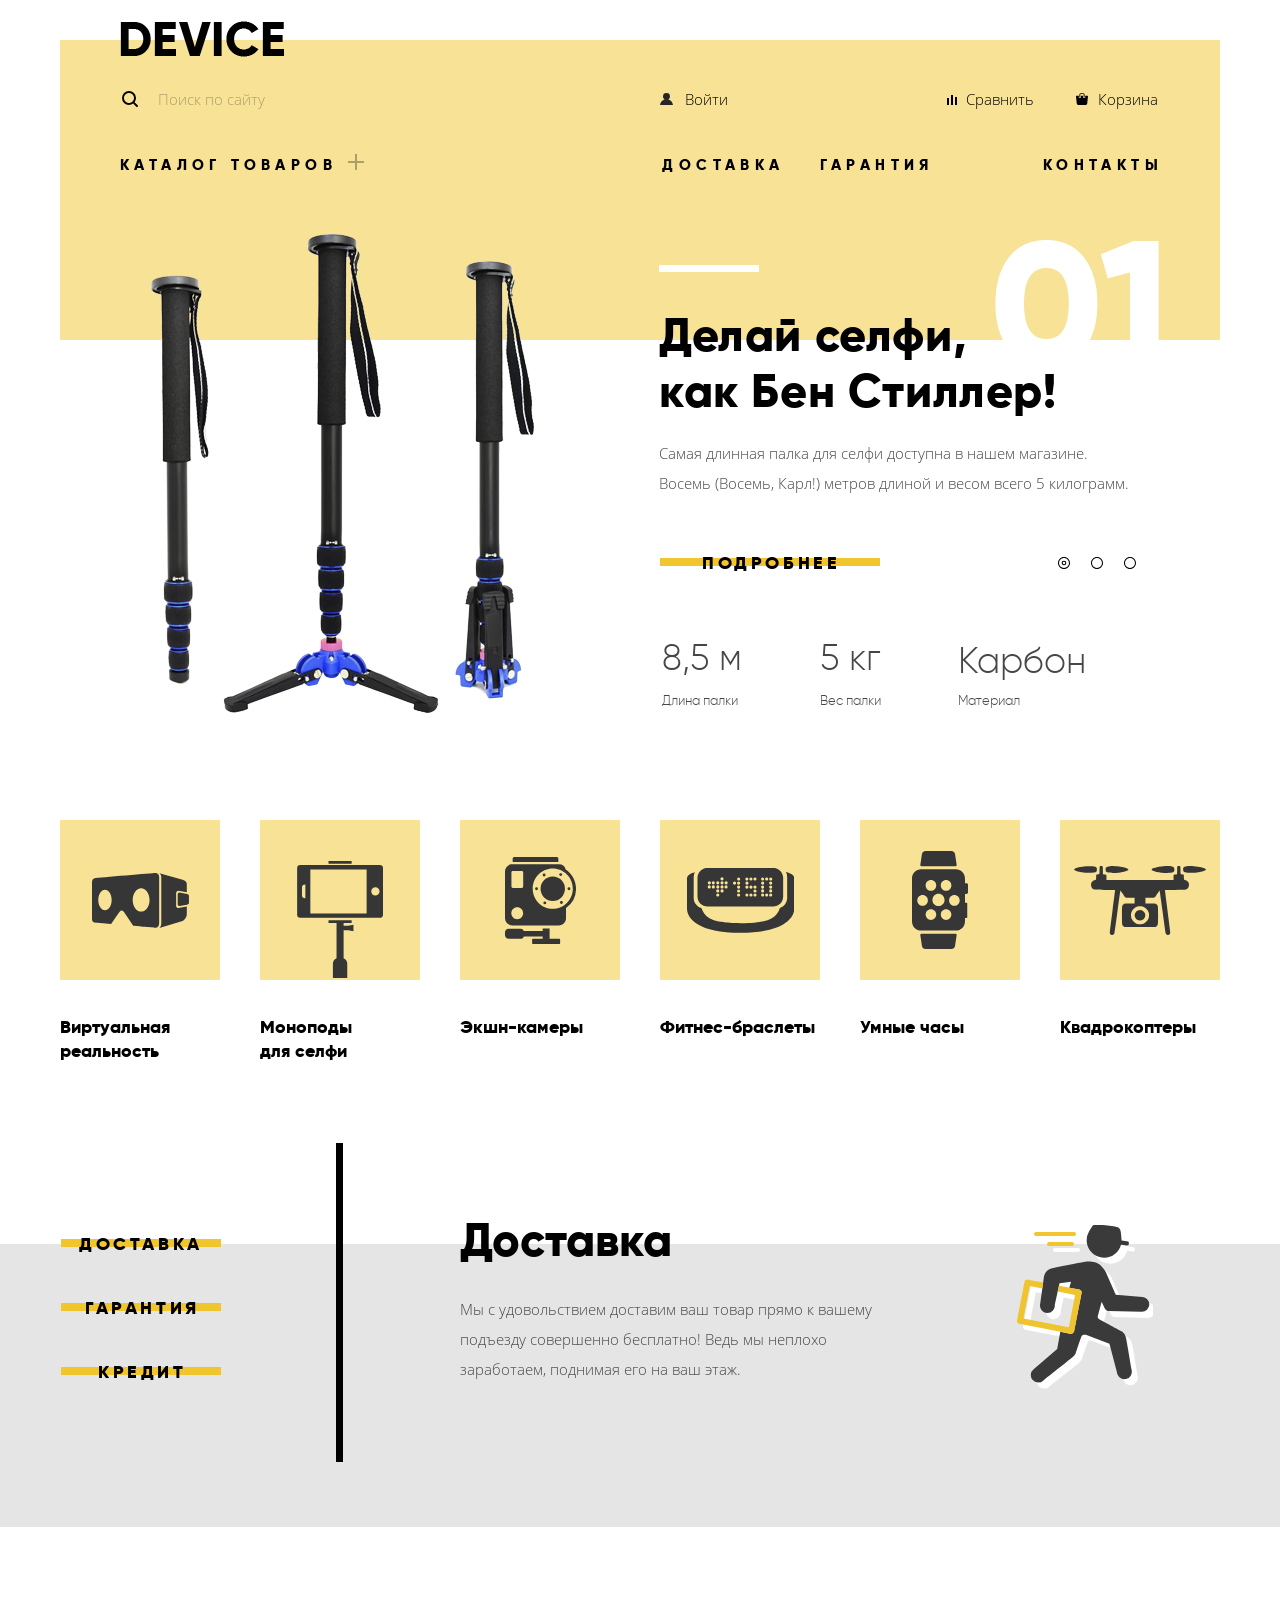
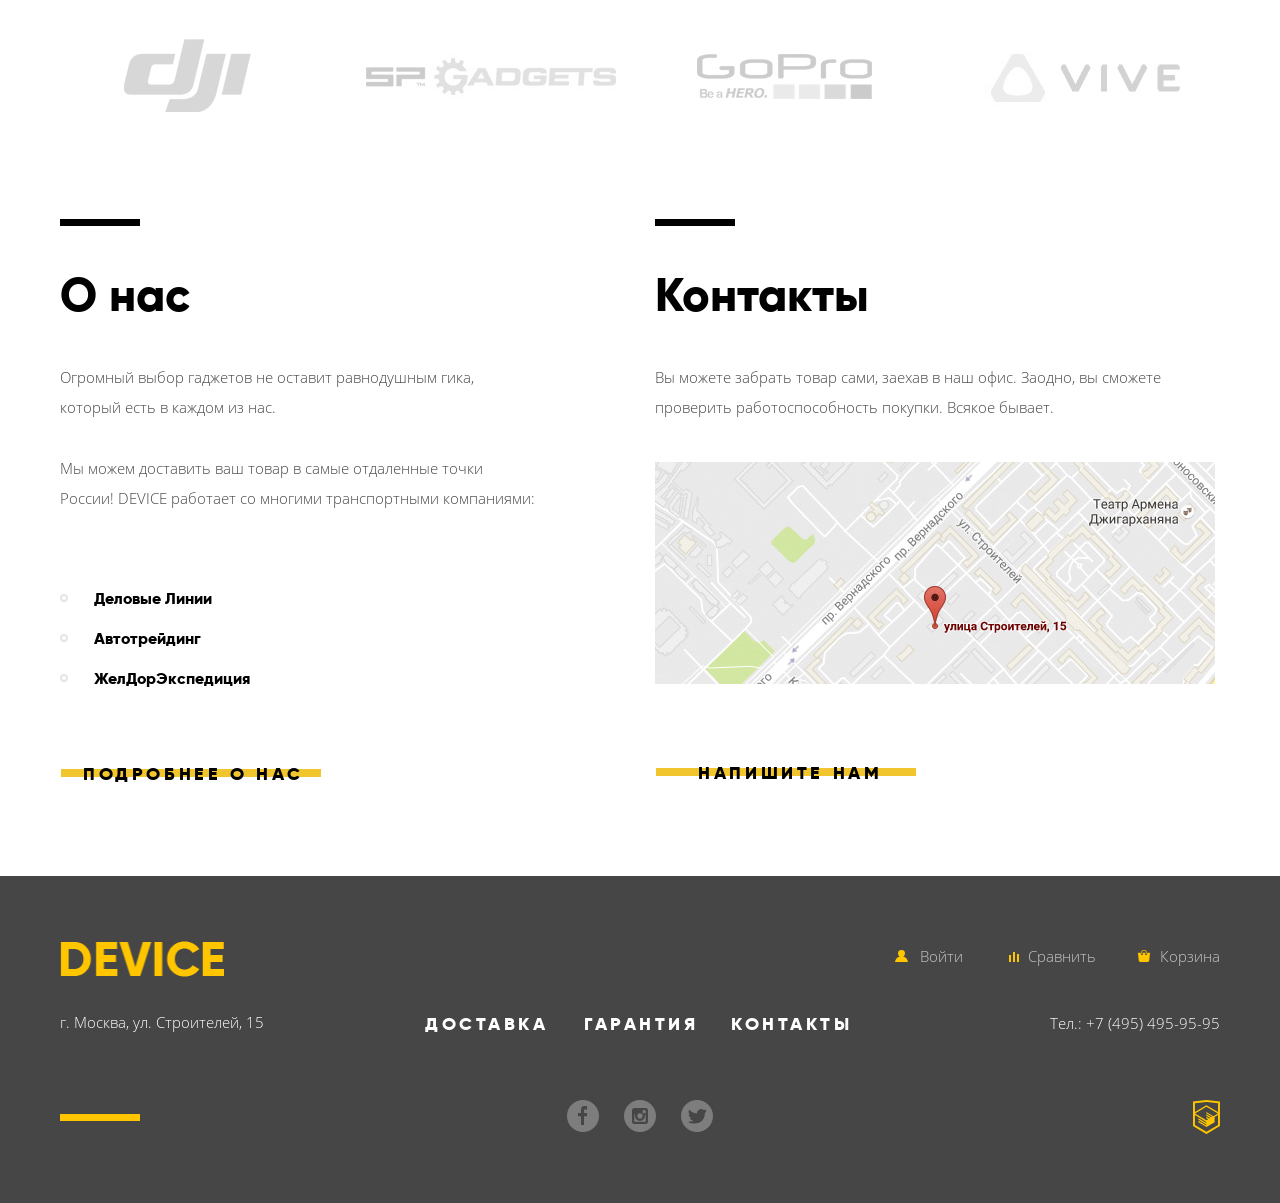
<file: index.html>
<!DOCTYPE html>
<html lang="ru">
  <head>
  <meta charset="utf-8">
    <title>HTML Academy: Девайс</title>
    <link href="css/normalize-minify.css" rel="stylesheet">
    <link href="css/minify.css" rel="stylesheet">
  </head>
  <body>
    <div class="container">
      <header class="main-header">
        <a class="main-header-logo">
          <img src="img/logo.png" width="164" height="36" alt="Логотип Девайса">
        </a>
        <nav class="main-navigation">
          <div class="user-nav-wrapper">
            <form class="nav-search" action="https://echo.htmlacademy.ru" method="post">
              <input class="nav-search-input" type="text" placeholder="Поиск по сайту">
              <button class="search-button" type="submit">Найти</button>
            </form>
            <ul class="user-navigation">
              <li>
                <ul class="user-item-wrapper">
                  <li class="login-item">
                    <a class="user-link" href="login.html">
                    <svg class="login-svg" xmlns="http://www.w3.org/2000/svg" width="13" height="12" viewBox="0 0 13 12"><path fill="#272525" d="M.032 12h12.937c-.163-2.643-2.074-4.837-4.671-5.543a3.47 3.47 0 0 0 1.687-2.972 3.485 3.485 0 0 0-6.97 0c0 1.264.68 2.361 1.688 2.972C2.106 7.163.194 9.357.032 12z"/></svg>Войти</a>
                  </li>
                </ul>
              </li>
              <li class="user-item">
                <ul class="user-item-wrapper">
                  <li class="compare-item">
                    <a class="user-link" href="compare.html">
                    <svg class="compare-svg" xmlns="http://www.w3.org/2000/svg" width="10" height="10" viewBox="0 0 10 10"><path d="M8 2h1.984v8H8zM0 3h1.984v7H0zM4 0h2v10H4z"/></svg>Сравнить</a>
                  <li>
                  <li class="basket-item">
                    <a class="user-link" href="basket.html">
                    <svg class="basket-svg" xmlns="http://www.w3.org/2000/svg" width="12" height="12" viewBox="0 0 12 12"><path d="M11.864 3.017a.429.429 0 0 0-.327-.154H9.225V4.09c0 .563-.484 1.022-1.08 1.022-.594 0-1.078-.458-1.078-1.022V2.863H4.909V4.09c0 .563-.485 1.022-1.08 1.022-.595 0-1.078-.458-1.078-1.022V2.863H.438a.43.43 0 0 0-.327.154.472.472 0 0 0-.108.358l.776 7.134c.015.806.642 1.455 1.411 1.455h7.595c.77 0 1.396-.649 1.411-1.455l.776-7.134a.476.476 0 0 0-.108-.358z"/><path d="M3.829 4.499c.239 0 .433-.184.433-.409V1.84c0-.632.672-1.022 1.295-1.022h1.079c.655 0 1.078.401 1.078 1.022v2.25c0 .225.194.409.431.409.239 0 .433-.184.433-.409V1.84C8.577.773 7.761 0 6.636 0H5.557c-1.19 0-2.159.826-2.159 1.84v2.25c0 .225.194.409.431.409z"/></svg>Корзина</a>
                  </li>
                </ul>
              </li>
            </ul>
          </div>
          <ul class="site-navigation">
            <li class="catalog-items"><a class="site-link" href="catalog.html">Каталог товаров<svg class="plus-svg" xmlns="http://www.w3.org/2000/svg" width="16" height="16" viewBox="0 0 16 16"><path fill="#272525" d="M16 7H9V0H7v7H0v2h7v7h2V9h7z"/></svg></a>
              <ul class="catalog-nav">
                <li>
                  <ul class="catalog-nav-column column-offset">
                    <li class="catalog-nav-item"><a class="catalog-nav-link" href="#">Виртуальная реальность</a></li>
                    <li class="catalog-nav-item"><a class="catalog-nav-link" href="#">Моноподы для селфи</a></li>
                    <li class="catalog-nav-item"><a class="catalog-nav-link" href="#">Экшн-камеры</a></li>
                  </ul>
                  <ul class="catalog-nav-column">
                    <li class="catalog-nav-item"><a class="catalog-nav-link" href="#">Фитнес-браслеты</a></li>
                    <li class="catalog-nav-item"><a class="catalog-nav-link" href="#">Умные часы</a></li>
                  </ul>
                  <ul class="catalog-nav-column">
                    <li class="catalog-nav-item"><a class="catalog-nav-link" href="#">Квадрокоптеры</a></li>
                  </ul>
                </li>
              </ul>
            </li>
            <li class="site-nav-item">
              <ul class="site-nav-wrapper">
                <li class="delivery-item"><a class="site-link" href="delivery.html">Доставка</a></li>
                <li class="warranty-item"><a class="site-link" href="warranty.html">Гарантия</a></li>
                <li class="contacts-item"><a class="site-link" href="contacts.html">Контакты</a></li>
              </ul>
            </li>
          </ul>
        </nav>
      </header>
    </div>
      
    <main>
      <div class="container">
        <h1 class="visually-hidden">HTML Academy: Девайс</h1>
      
        <section class="product-slider">
          <input class="visually-hidden slide-1" type="radio" id="slide-1" name="toggle" checked>
          <input class="visually-hidden slide-2" type="radio" id="slide-2" name="toggle">
          <input class="visually-hidden slide-3" type="radio" id="slide-3" name="toggle">
          <div class="product-slide slide-stick">
            <p class="product-photo">
              <img src="img/slider-1.png" width="384" height="486" alt="Селфи палка">
            </p>
            <div class="product-info">
              <h2 class="product-title">Делай селфи,<br>как Бен Стиллер!</h2>
              <p>Самая длинная палка для селфи доступна в нашем магазине.<br>Восемь (Восемь, Карл!) метров длиной и весом всего 5 килограмм.</p>
              <a href="#" class="button button-more-info"><span class="button-more-text">Подробнее</span></a>
              <div class="product-slider-switches">
                <label class="switch switch-active" for="slide-1"></label>
                <label class="switch" for="slide-2"></label>
                <label class="switch" for="slide-3"></label>
              </div>
              <table class="product-more-info">
                <tr class="product-details">
                  <td class="product-item">8,5 м</td>
                  <td class="product-item">5 кг</td>
                  <td>Карбон</td>
                </tr>
                <tr class="product-descr">
                  <td>Длина палки</td>
                  <td>Вес палки</td>
                  <td>Материал</td>
                </tr>
              </table>
            </div>
          </div>

          <div class="product-slide slide-wristband">
            <p class="product-photo">
              <img src="img/slider-2.png" width="345" height="485" alt="Фитнес-браслет">
            </p>
            <div class="product-info">
              <h2 class="product-title">Худеем<br>правильно!</h2>
              <p>Мотивирующие фитнес-браслеты помогут найти в себе силы<br>не пропускать занятия и соблюдать диету.</p>
              <a href="#" class="button button-more-info"><span class="button-more-text">Подробнее</span></a>
              <div class="product-slider-switches">
                <label class="switch" for="slide-1"></label>
                <label class="switch switch-active" for="slide-2"></label>
                <label class="switch" for="slide-3"></label>
              </div>
              <table class="product-more-info">
                <tr class="product-details">
                  <td>48 часов</td>
                </tr>
                <tr class="product-descr">
                  <td>Без подзарядки</td>
                </tr>
              </table>
            </div>
          </div>
        
          <div class="product-slide slide-copter">
            <p class="product-photo">
              <img src="img/slider-3.png" width="526" height="334" alt="Квадрокоптер">
            </p>
            <div class="product-info">
              <h2 class="product-title">Порхает как бабочка, жалит как пчела!</h2>
              <p>Этот обычный, на первый взгляд, квадрокоптер оснащен<br>мощным лазером, замаскированным под стандартную камеру.</p>
              <a href="#" class="button button-more-info"><span class="button-more-text">Подробнее</span></a>
              <div class="product-slider-switches">
                <label class="switch" for="slide-1"></label>
                <label class="switch" for="slide-2"></label>
                <label class="switch switch-active" for="slide-3"></label>
              </div>
              <table class="product-more-info">
                <tr class="product-details">
                  <td class="product-item">800 м</td>
                  <td>50 м</td>
                </tr>
                <tr class="product-descr">
                  <td>Дальность полета</td>
                  <td>Радиус поражения</td>
                </tr>
              </table>
            </div>
          </div>
        </section>

        <section class="popular">
          <h2 class="visually-hidden">Популярные разделы</h2>
          <ul class="popular-list">
            <li class="popular-item">
              <a class="popular-link" href="#">
                <span class="popular-container"><svg class="popular-svg" xmlns="http://www.w3.org/2000/svg" width="97" height="55" viewBox="0 0 97 55"><g fill="#363636"><path d="M84.131 32.639V20.003c0-1.309 1.045-2.37 2.335-2.37l8.326 1.581V11.02c0-2.355-1.708-3.431-4.202-4.265L67.403.175c1.616 1.391 1.889 2.04 1.889 4.396V49.78c0 2.356-.45 4.066-1.967 5.21l23.265-7.065c2.401-.833 4.202-4.216 4.202-6.572V33.44l-8.326 1.567c-1.29.002-2.335-1.06-2.335-2.368z"/><path d="M95.129 20.979l-7.598-1.444c-1.008 0-1.824.829-1.824 1.851v9.868c0 1.023.816 1.852 1.824 1.852l7.598-1.431c1.154-.419 1.824-.829 1.824-1.852V22.83c0-1.022-.766-1.507-1.824-1.851zM67.17 4.483c0-5.08-4.232-4.459-4.232-4.459S5.832 4.738 2.838 5.145.001 9.532.001 9.532L0 45.812c0 3.743 2.599 3.753 2.599 3.753l16.477 1.403L27.212 39.3s1.109-1.828 2.505-1.828c1.397 0 2.432 1.861 2.432 1.861l9.061 13.521s18.895 1.909 22.521 1.909c3.626-.001 3.439-5.024 3.439-5.024V4.483zM12.982 37.192c-3.698 0-6.696-4.601-6.696-10.275s2.998-10.275 6.696-10.275c3.698 0 6.696 4.601 6.696 10.275s-2.998 10.275-6.696 10.275zm36.158 1.426c-4.662 0-8.441-5.239-8.441-11.701 0-6.463 3.78-11.702 8.441-11.702 4.662 0 8.442 5.239 8.442 11.702 0 6.462-3.78 11.701-8.442 11.701z"/></g></svg></span>
                <h3 class="popular-title">Виртуальная реальность</h3>
              </a>
            </li>
            <li class="popular-item">
              <a class="popular-link" href="#">
                <span class="popular-container"><svg class="popular-svg monopod-svg" xmlns="http://www.w3.org/2000/svg" width="86" height="117" viewBox="0 0 86 117"><g fill="#363636"><path d="M82.821 4.011H3.33A3.188 3.188 0 0 0 .142 7.199v46.413a3.187 3.187 0 0 0 3.188 3.189h79.492a3.188 3.188 0 0 0 3.189-3.189V7.199a3.189 3.189 0 0 0-3.19-3.188zM8.392 37.236h-.226a3.19 3.19 0 0 1-3.189-3.189v-7.283a3.188 3.188 0 0 1 3.189-3.188h.226v13.66zm61.231 15.172H13.341V8.402h56.282v44.006zM78.4 34.552c-2.289 0-4.146-1.855-4.146-4.147s1.856-4.147 4.146-4.147a4.146 4.146 0 1 1 0 8.294zM31.497 0h23.157v2.758H31.497zM46.608 64.861v-2.973h8.046V59.13H31.498v2.758h8.045v35.246a6.068 6.068 0 0 0-3.635 5.559V117h14.335v-14.307a6.062 6.062 0 0 0-3.636-5.557v-27.99h4.796l5.051 1.213v-6.711l-5.051 1.213h-4.795z"/></g></svg></span>
                <h3 class="popular-title monopod-title">Моноподы<br>для селфи</h3>
              </a>
            </li>
            <li class="popular-item">
              <a class="popular-link" href="#">
                <span class="popular-container"><svg class="popular-svg" xmlns="http://www.w3.org/2000/svg" width="71" height="87" viewBox="0 0 71 87"><g fill="#363636"><path d="M53.349 1.49c0-.736-.578-1.49-1.311-1.49H9.053C8.32 0 7.672.754 7.672 1.49v3.522h45.676V1.49zM54.202 81.809h-9.597V71.426h-6.958v2.507H18.774c-.537-1.254-1.757-2.148-3.181-2.148H3.559C1.642 71.784 0 73.387 0 75.311v3.018c0 1.924 1.642 3.48 3.559 3.48h12.035c1.511 0 2.792-.896 3.269-2.326h18.785v2.326H28.13c-.533 0-1.01.437-1.01.972v3.172c0 .535.478 1.048 1.01 1.048h26.072c.533 0 .93-.513.93-1.048V82.78c0-.535-.397-.971-.93-.971zM60.666 12.39a7.037 7.037 0 0 0-6.771-5.05H7.148C3.25 7.34 0 10.449 0 14.361v46.9c0 3.912 3.25 7.121 7.148 7.121h46.747c3.898 0 7.126-3.209 7.126-7.121V50.915a23.228 23.228 0 0 0 10.001-19.164c-.001-8.079-4.132-15.181-10.356-19.361zM12.238 62.151c-3.259 0-5.901-2.65-5.901-5.921 0-3.27 2.642-5.922 5.901-5.922s5.902 2.652 5.902 5.922c0 3.271-2.643 5.921-5.902 5.921zm5.961-32.605a1.42 1.42 0 0 1-1.418 1.422h-8.94a1.42 1.42 0 0 1-1.418-1.422v-14.16a1.42 1.42 0 0 1 1.418-1.423h8.939a1.42 1.42 0 0 1 1.418 1.423v14.16zm29.563 22.312c-11.076 0-20.057-9.01-20.057-20.123s8.98-20.124 20.057-20.124c11.077 0 20.058 9.01 20.058 20.124s-8.981 20.123-20.058 20.123z"/><ellipse cx="47.762" cy="31.735" rx="12.188" ry="12.229"/><circle cx="31.562" cy="31.736" r="1.435"/><circle cx="63.963" cy="31.736" r="1.435"/><circle cx="39.109" cy="17.994" r="1.435"/><ellipse cx="56.415" cy="45.476" rx="1.43" ry="1.436"/><circle cx="55.697" cy="17.565" r="1.435"/><circle cx="39.828" cy="45.906" r="1.435"/></g></svg></span>
                <h3 class="popular-title action-title">Экшн-камеры</h3>
              </a>
            </li>
            <li class="popular-item">
              <a class="popular-link" href="#">
                <span class="popular-container"><svg class="popular-svg" xmlns="http://www.w3.org/2000/svg" width="107" height="65" viewBox="0 0 107 65"><g fill="#363636"><path d="M98.967 4.074c.752 1.441 1.209 3.08 1.209 4.818v21.102c0 4.616-3.092 8.527-7.246 9.9-1.325 3.987-3.778 7.854-8.051 10.432-8.676 5.231-31.124 4.837-31.198 4.837-.078 0-22.513.395-31.189-4.837-4.216-2.545-6.708-6.347-8.042-10.279-4.418-1.209-7.756-5.251-7.756-10.053V8.893c0-1.688.427-3.282 1.139-4.693C4.17 5.109 0 6.918 0 10.434v29.983C0 50.668 11.839 64.85 53.657 64.85c41.82 0 53.657-14.182 53.657-24.433V10.434c-.001-3.684-4.576-5.494-8.347-6.36z"/><path d="M20.561 38.459h65.523c5.564 0 10.074-4.513 10.074-10.077V9.935c0-5.563-4.51-10.075-10.074-10.075H20.561c-5.564 0-10.075 4.511-10.075 10.075v18.447c0 5.564 4.511 10.077 10.075 10.077zM83.695 9.468a1.57 1.57 0 1 1 0 3.139 1.57 1.57 0 0 1 0-3.139zm0 4.039a1.569 1.569 0 1 1 0 3.138 1.569 1.569 0 0 1 0-3.138zm0 4.039a1.568 1.568 0 1 1 .001 3.137 1.568 1.568 0 0 1-.001-3.137zm0 3.827a1.57 1.57 0 1 1-.001 3.14 1.57 1.57 0 0 1 .001-3.14zm0 4.039a1.568 1.568 0 1 1 .001 3.137 1.568 1.568 0 0 1-.001-3.137zM79.656 9.468c.867 0 1.568.703 1.568 1.57a1.568 1.568 0 1 1-3.136 0c0-.868.703-1.57 1.568-1.57zm0 15.944a1.568 1.568 0 1 1 0 3.135 1.568 1.568 0 0 1 0-3.135zM75.619 9.468a1.57 1.57 0 1 1-.003 3.14 1.57 1.57 0 0 1 .003-3.14zm0 4.039a1.57 1.57 0 1 1-.003 3.139 1.57 1.57 0 0 1 .003-3.139zm0 4.039a1.569 1.569 0 1 1-.002 3.138 1.569 1.569 0 0 1 .002-3.138zm0 3.827a1.568 1.568 0 1 1 0 3.138 1.568 1.568 0 0 1 0-3.138zm0 4.039a1.569 1.569 0 1 1-.002 3.138 1.569 1.569 0 0 1 .002-3.138zM67.965 9.468c.867 0 1.568.703 1.568 1.57a1.568 1.568 0 1 1-3.136 0 1.568 1.568 0 0 1 1.568-1.57zm0 8.078a1.568 1.568 0 1 1-1.568 1.569 1.568 1.568 0 0 1 1.568-1.569zm0 3.881a1.569 1.569 0 1 1-.002 3.136 1.569 1.569 0 0 1 .002-3.136zm0 3.985a1.568 1.568 0 1 1 0 3.135 1.568 1.568 0 0 1 0-3.135zM63.926 9.468a1.57 1.57 0 1 1 0 3.14 1.57 1.57 0 0 1 0-3.14zm0 8.078a1.57 1.57 0 1 1 .001 3.139 1.57 1.57 0 0 1-.001-3.139zm0 7.866a1.57 1.57 0 1 1 .001 3.139 1.57 1.57 0 0 1-.001-3.139zM59.888 9.468a1.57 1.57 0 0 1 0 3.139 1.568 1.568 0 0 1-1.568-1.569 1.567 1.567 0 0 1 1.568-1.57zm0 4.039a1.57 1.57 0 1 1-.001 3.135 1.57 1.57 0 0 1 .001-3.135zm0 4.039a1.57 1.57 0 1 1-.001 3.14 1.57 1.57 0 0 1 .001-3.14zm0 7.866a1.57 1.57 0 0 1 0 3.137 1.569 1.569 0 0 1 0-3.137zm-8.29-15.944a1.57 1.57 0 1 1 0 3.139 1.57 1.57 0 0 1 0-3.139zm0 4.039a1.569 1.569 0 1 1 0 3.138 1.569 1.569 0 0 1 0-3.138zm0 4.039a1.568 1.568 0 1 1 .001 3.137 1.568 1.568 0 0 1-.001-3.137zm0 3.881a1.568 1.568 0 1 1 0 3.137 1.569 1.569 0 0 1 0-3.137zm0 3.985a1.568 1.568 0 1 1 .001 3.137 1.568 1.568 0 0 1-.001-3.137zm-4.039-11.905a1.568 1.568 0 1 1 0 3.136 1.568 1.568 0 0 1 0-3.136zm-8.502-.212a1.57 1.57 0 1 1-.001 3.135 1.57 1.57 0 0 1 .001-3.135zm0 4.038a1.57 1.57 0 1 1-.003 3.141 1.57 1.57 0 0 1 .003-3.141zm-4.039-8.078a1.57 1.57 0 1 1-.003 3.14 1.57 1.57 0 0 1 .003-3.14zm0 4.04a1.57 1.57 0 1 1-.003 3.139 1.57 1.57 0 0 1 .003-3.139zm0 4.038a1.57 1.57 0 1 1-.003 3.14 1.57 1.57 0 0 1 .003-3.14zm0 4.04a1.569 1.569 0 1 1-.001 3.137 1.569 1.569 0 0 1 .001-3.137zm-4.254-8.078a1.569 1.569 0 1 1 0 3.138 1.569 1.569 0 0 1 0-3.138zm0 4.038a1.57 1.57 0 1 1 0 3.139 1.57 1.57 0 0 1 0-3.139zm0 4.04a1.57 1.57 0 1 1-.001 3.14 1.57 1.57 0 0 1 .001-3.14zm0 4.039a1.568 1.568 0 1 1 .001 3.137 1.568 1.568 0 0 1-.001-3.137zM26.3 9.255a1.57 1.57 0 1 1 0 0zm0 4.04a1.57 1.57 0 0 1 1.571 1.568 1.57 1.57 0 0 1-3.14 0 1.57 1.57 0 0 1 1.569-1.568zm0 4.038a1.571 1.571 0 1 1 0 3.14 1.571 1.571 0 0 1 0-3.14zm0 4.04a1.57 1.57 0 1 1 0 0zm-4.037-8.078a1.57 1.57 0 1 1-.001 3.135 1.57 1.57 0 0 1 .001-3.135zm0 4.038a1.57 1.57 0 0 1 0 3.14 1.57 1.57 0 0 1 0-3.14z"/></g></svg></span>
                <h3 class="popular-title">Фитнес-браслеты</h3>
              </a>
            </li>
            <li class="popular-item">
              <a class="popular-link" href="#">
                <span class="popular-container"><svg class="popular-svg" xmlns="http://www.w3.org/2000/svg" width="56" height="98" viewBox="0 0 56 98"><g fill="#363636"><path d="M54.494 32.197h-1.515v-4.64c0-5.052-4.087-9.186-9.082-9.186H9.082C4.086 18.372 0 22.505 0 27.557v42.868c0 5.052 4.087 9.185 9.083 9.185h34.815c4.995 0 9.082-4.133 9.082-9.185V67.01h1.515a.764.764 0 0 0 .757-.764V52.467a.765.765 0 0 0-.757-.766H52.98v-8.788h1.515c.832 0 1.514-.688 1.514-1.531v-7.654a1.529 1.529 0 0 0-1.515-1.531zm-20.412-3.109c2.926 0 5.299 2.398 5.299 5.358s-2.373 5.358-5.299 5.358-5.298-2.398-5.298-5.358 2.372-5.358 5.298-5.358zm-15.137 0c2.925 0 5.298 2.398 5.298 5.358s-2.373 5.358-5.298 5.358c-2.926 0-5.298-2.398-5.298-5.358s2.372-5.358 5.298-5.358zM5.297 49.397c0-2.959 2.371-5.358 5.298-5.358 2.926 0 5.298 2.399 5.298 5.358 0 2.959-2.373 5.358-5.298 5.358-2.927.001-5.298-2.399-5.298-5.358zm13.648 19.497c-2.926 0-5.298-2.398-5.298-5.358s2.372-5.358 5.298-5.358c2.925 0 5.298 2.398 5.298 5.358s-2.373 5.358-5.298 5.358zm1.49-19.903c0-3.382 2.711-6.124 6.055-6.124s6.055 2.742 6.055 6.124-2.711 6.124-6.055 6.124c-3.344-.001-6.055-2.742-6.055-6.124zm13.647 19.903c-2.926 0-5.298-2.398-5.298-5.358s2.372-5.358 5.298-5.358 5.299 2.398 5.299 5.358-2.373 5.358-5.299 5.358zm8.302-14.138c-2.927 0-5.298-2.399-5.298-5.358 0-2.959 2.371-5.358 5.298-5.358 2.926 0 5.298 2.399 5.298 5.358 0 2.958-2.372 5.358-5.298 5.358zM9.646 15.31h33.687c.843 0 1.432-.681 1.306-1.514L43.023 3.028l-.002-.002C42.771 1.362 41.189 0 39.506 0H13.474c-1.686 0-3.268 1.362-3.517 3.028L8.342 13.795c-.125.833.461 1.515 1.304 1.515zM43.333 82.671H9.646c-.843 0-1.429.683-1.304 1.516l1.615 10.767c.25 1.666 1.832 3.028 3.516 3.028h26.032c1.684 0 3.266-1.362 3.517-3.026v-.002l1.615-10.767c.128-.833-.461-1.516-1.304-1.516z"/></g></svg></span>
                <h3 class="popular-title watch-title">Умные часы</h3>
              </a>
            </li>
            <li class="popular-item">
              <a class="popular-link" href="#">
                <span class="popular-container"><svg class="popular-svg" xmlns="http://www.w3.org/2000/svg" width="132" height="69" viewBox="0 0 132 69"><g fill="#363636"><path d="M12.052.258C6.507.745 1.838 1.85.575 2.93c-.722.616-.722.616-.232 1.156.644.72 3.713 1.645 7.247 2.237 3.998.668 12.51.693 13.724.051 1.211-.668 1.624-1.414 1.624-2.981 0-1.619-.62-2.416-2.218-2.853C19.274.154 14.94 0 12.052.258zM25.774.488c-.129.283-.258 2.108-.258 4.112 0 4.061.155 3.778-2.192 3.933l-1.03.077-.13 2.545-.129 2.544-1.186.283c-2.58.668-4 2.595-3.792 5.294.128 1.927 1.03 3.341 2.579 4.087 1.109.513 1.47.538 11.246.538 5.545 0 10.137.079 10.188.18.051.13-1.11 9.408-2.58 20.64-1.444 11.23-2.682 20.997-2.708 21.666-.051 1.617.826 2.62 2.348 2.62 1.237 0 2.012-.64 2.321-1.9.13-.514 1.496-10.334 3.018-21.822 1.522-11.463 2.863-20.869 2.94-20.869.104 0 1.084 1.413 2.193 3.136 2.94 4.626 2.399 4.317 7.635 4.317h4.359v5.63l-5.133.077c-4.72.077-5.21.127-5.881.615-1.573 1.157-1.625 1.415-1.625 10.977 0 9.534.026 9.792 1.522 11.05l.851.695H81.695l.851-.696c1.496-1.257 1.52-1.515 1.52-11.05 0-9.56-.05-9.819-1.622-10.976-.671-.488-1.161-.538-5.882-.615l-5.132-.077v-5.63h4.36c5.234 0 4.693.309 7.633-4.317 1.11-1.723 2.09-3.136 2.194-3.136.076 0 1.418 9.406 2.94 20.869 1.522 11.488 2.889 21.308 3.018 21.821.31 1.26 1.082 1.902 2.321 1.902 1.521 0 2.4-1.004 2.347-2.621-.026-.67-1.264-10.436-2.71-21.666-1.468-11.232-2.63-20.51-2.577-20.64.05-.101 4.641-.18 10.19-.18 9.774 0 10.135-.025 11.243-.538 1.548-.746 2.45-2.16 2.58-4.087.206-2.699-1.212-4.626-3.792-5.294l-1.187-.283-.127-2.544-.13-2.545-1.031-.077c-2.347-.155-2.194.128-2.194-3.933 0-2.004-.128-3.829-.257-4.112-.206-.36-.543-.488-1.367-.488-.619 0-1.238.128-1.42.309-.206.205-.31 1.465-.31 3.932 0 2.467-.102 3.727-.309 3.932-.18.18-.901.308-1.65.308-1.625 0-1.65.052-1.65 3.11v2.287H32.48v-2.287c0-3.058-.024-3.11-1.65-3.11-.748 0-1.47-.129-1.65-.308-.207-.205-.31-1.465-.31-3.932 0-2.467-.103-3.727-.31-3.932-.18-.18-.8-.309-1.418-.309-.825 0-1.16.128-1.368.488zm42.843 40.12c2.889.899 5.392 3.393 6.166 6.168.439 1.543.31 4.216-.284 5.784-.696 1.875-2.685 4.01-4.565 4.935-1.29.642-1.754.719-3.921.719s-2.631-.077-3.92-.719c-1.885-.926-3.87-3.06-4.567-4.935-.592-1.568-.722-4.24-.283-5.784.748-2.723 3.25-5.27 6.061-6.168 2.012-.642 3.3-.642 5.313 0z"/><path d="M63.794 44.438c-2.037.925-3.507 3.649-3.069 5.73.774 3.677 4.823 5.553 7.996 3.702 1.985-1.158 2.99-3.547 2.45-5.783-.568-2.39-2.734-4.138-5.158-4.138-.646 0-1.626.232-2.22.489zM36.092.154c-3.92.668-4.513 1.131-4.513 3.444 0 1.825.463 2.416 2.268 2.956 1.55.462 7.172.514 10.5.128 6.86-.822 11.321-2.544 9.698-3.752-1.265-.9-4.902-1.876-9.054-2.39-2.475-.308-7.996-.54-8.9-.386zM89.484.258C83.165.848 77.62 2.339 77.62 3.444c0 1.722 7.84 3.47 15.63 3.495 5.804 0 7.196-.642 7.196-3.34 0-1.825-.619-2.622-2.373-3.085C96.423.103 92.398 0 89.484.258zM112.776.283c-1.78.231-3.018.77-3.43 1.491-.387.77-.31 2.904.154 3.572.928 1.31 1.652 1.465 7.068 1.465 3.661 0 5.802-.129 7.867-.488 3.534-.592 6.603-1.517 7.248-2.237.49-.54.49-.54-.233-1.156-1.34-1.13-5.958-2.185-11.916-2.672-3.481-.283-4.488-.283-6.758.025z"/></g></svg></span>
                <h3 class="popular-title">Квадрокоптеры</h3>
                </a>
            </li>
          </ul>
        </section>
      </div>

      <div class="gray-container">
        <div class="container">
          <section class="services">
            <h2 class="visually-hidden">Сервисы</h2>
            <input class="visually-hidden delivery" type="radio" id="delivery" name="services" checked>
            <input class="visually-hidden warranty" type="radio" id="warranty" name="services">
            <input class="visually-hidden credit" type="radio" id="credit" name="services">
            <ul class="services-list">
              <li class="services-item delivery-button">
                <label for="delivery" class="button services-button">
                  <span class="button-text">Доставка</span>
                </label>
              </li>
              <li class="services-item warranty-button">
                <label for="warranty" class="button services-button">
                  <span class="button-text warranty-text">Гарантия</span>
                </label>
              </li>
              <li class="services-item credit-button">
                <label for="credit" class="button services-button">
                  <span class="button-text credit-text">Кредит</span>
                </label>
              </li>
            </ul>
            <ul class="services-list-descr">
              <li class="services-descr-item services-delivery">
                <h3 class="services-title">Доставка</h3>
                <p class="services-descr">Мы с удовольствием доставим ваш товар прямо к вашему подъезду совершенно бесплатно! Ведь мы неплохо заработаем, поднимая его на ваш этаж.</p>
              </li>
              <li class="services-descr-item services-warranty">
                <h3 class="services-title">Гарантия</h3>
                <p class="services-descr">Если из-за возгорания купленного у нас товара у вас сгорит дом — не переживайте, мы выдадим вам новый. Товар, не дом, конечно же.</p>
              </li>
              <li class="services-descr-item services-credit">
                <h3 class="services-title">Кредит</h3>
                <p class="services-descr">Залезть в долговую яму стало проще! Кредитные консультанты подберут для вас наиболее выгодные условия кредита. Выгодные для нашего банка, разумеется.</p></li>
            </ul>
          </section>
        </div>
      </div>

      <div class="container">
        <section class="company-links">
          <h2 class="visually-hidden">Логотипы</h2>
          <div class="company-list">
            <a class="company-item company-dji" href="https://www.dji.com/"></a>
            <a class="company-item company-spgadgets" href="http://www.sp-gadgets.com/"></a>
            <a class="company-item company-gopro" href="https://gopro.com/"></a>
            <a class="company-item company-vive" href="https://www.vive.com/ru/"></a>
          </div>
        </section>
      
        <div class="info-contacts-wrapper">
          <section class="info info-contacts">
            <h2 class="info-contacts-title">О нас</h2>
            <p class="info-descr">Огромный выбор гаджетов не оставит равнодушным гика, который есть в каждом из нас.</p>
            <p class="info-descr">Мы можем доставить ваш товар в самые отдаленные точки России! DEVICE работает со многими транспортными компаниями:</p>
            <ul class="info-company-list">
              <li class="info-company-item">Деловые Линии</li>
              <li class="info-company-item">Автотрейдинг</li>
              <li class="info-company-item">ЖелДорЭкспедиция</li>
            </ul>
            <a href="#" class="button button-info"><span class="info-text">Подробнее о нас</span></a>
          </section>
                
          <section class="contacts info-contacts">
            <h2 class="info-contacts-title">Контакты</h2>
            <p class="contacts-descr">Вы можете забрать товар сами, заехав в наш офис. Заодно, вы сможете проверить работоспособность покупки. Всякое бывает.</p>
            <a><img class="contacts-map" src="img/map.jpg" width="560" height="222" alt="Офис компании по адресу: ул. Строителей 15, Москва"></a>
            <a href="#" class="button button-write-us"><span class="write-us-text">Напишите нам</span></a>
          </section>
        </div>
      </div>
    </main>

    <footer class="main-footer">
      <div class="container">
        <div class="footer-wrapper">
          <div class="footer-section footer-section-log-nav">
            <a class="main-footer-logo">
              <img src="img/logo-footer.png" width="164" height="36" alt="Логотип Девайса">
            </a>
            <nav class="footer-navigation">
              <ul class="user-navigation user-index-navigation">
                <li class="login-item">
                  <a class="user-link" href="login.html">
                  <svg class="login-svg" xmlns="http://www.w3.org/2000/svg" width="13" height="12" viewBox="0 0 13 12"><path fill="#272525" d="M.032 12h12.937c-.163-2.643-2.074-4.837-4.671-5.543a3.47 3.47 0 0 0 1.687-2.972 3.485 3.485 0 0 0-6.97 0c0 1.264.68 2.361 1.688 2.972C2.106 7.163.194 9.357.032 12z"/></svg>Войти</a>
                </li>
                <li class="compare-item">
                  <a class="user-link" href="compare.html">
                  <svg class="compare-svg" xmlns="http://www.w3.org/2000/svg" width="10" height="10" viewBox="0 0 10 10"><path d="M8 2h1.984v8H8zM0 3h1.984v7H0zM4 0h2v10H4z"/></svg>Сравнить</a>
                <li>
                <li class="basket-item">
                  <a class="user-link" href="basket.html">
                  <svg class="basket-svg" xmlns="http://www.w3.org/2000/svg" width="12" height="12" viewBox="0 0 12 12"><path d="M11.864 3.017a.429.429 0 0 0-.327-.154H9.225V4.09c0 .563-.484 1.022-1.08 1.022-.594 0-1.078-.458-1.078-1.022V2.863H4.909V4.09c0 .563-.485 1.022-1.08 1.022-.595 0-1.078-.458-1.078-1.022V2.863H.438a.43.43 0 0 0-.327.154.472.472 0 0 0-.108.358l.776 7.134c.015.806.642 1.455 1.411 1.455h7.595c.77 0 1.396-.649 1.411-1.455l.776-7.134a.476.476 0 0 0-.108-.358z"/><path d="M3.829 4.499c.239 0 .433-.184.433-.409V1.84c0-.632.672-1.022 1.295-1.022h1.079c.655 0 1.078.401 1.078 1.022v2.25c0 .225.194.409.431.409.239 0 .433-.184.433-.409V1.84C8.577.773 7.761 0 6.636 0H5.557c-1.19 0-2.159.826-2.159 1.84v2.25c0 .225.194.409.431.409z"/></svg>Корзина</a>
                </li>
              </ul>
            </nav>
          </div>

          <div class="footer-section">
            <p class="footer-contacts">г. Москва, ул. Строителей, 15</p>
          </div>
              
          <div class="footer-section">
            <ul class="site-navigation">
              <li class="delivery-item"><a class="site-link" href="delivery.html">Доставка</a></li>
              <li class="warranty-item"><a class="site-link" href="warranty.html">Гарантия</a></li>
              <li class="contacts-item"><a class="site-link" href="contacts.html">Контакты</a></li>
            </ul>
            <ul class="footer-social">
              <li class="social-item">
                <a class="social-button" href="https://facebook.com">
                  <span class="visually-hidden">Фейсбук</span>
                  <svg xmlns="http://www.w3.org/2000/svg" width="32" height="32" viewBox="0 0 32 32"><path fill="#FFF" d="M16 0C7.164 0 0 7.163 0 16s7.164 16 16 16c8.837 0 16-7.164 16-16S24.837 0 16 0zm4.062 9.455h-3.021v3.444h3.021v3.445h-3.021v8.61H14.02v-8.61H11v-3.445h3.021V9.455c0-1.902 1.353-3.445 3.021-3.445h3.021v3.445z"/></svg>
                </a>
              </li>
              <li class="social-item">
                <a class="social-button" href="https://instagram.com">
                  <span class="visually-hidden">Инстаграм</span>
                  <svg xmlns="http://www.w3.org/2000/svg" width="32" height="32" viewBox="0 0 32 32"><g fill="#FFF"><path d="M20.916 16a4.938 4.938 0 1 1-9.877 0c0-.394.051-.773.138-1.14h-.897v6.838h11.396V14.86h-.897c.086.367.137.746.137 1.14z"/><path d="M15.978 18.659c1.466 0 2.659-1.193 2.659-2.659s-1.193-2.659-2.659-2.659c-1.466 0-2.659 1.193-2.659 2.659s1.192 2.659 2.659 2.659zM18.637 10.302h3.039v3.039h-3.039z"/><path d="M16 0C7.164 0 0 7.164 0 16c0 8.837 7.164 16 16 16 8.837 0 16-7.163 16-16 0-8.836-7.163-16-16-16zm7.955 21.698a2.285 2.285 0 0 1-2.279 2.279H10.279A2.285 2.285 0 0 1 8 21.698V10.302a2.286 2.286 0 0 1 2.279-2.279h11.396a2.286 2.286 0 0 1 2.279 2.279v11.396z"/></g></svg>
                </a>
              </li>
              <li class="social-item">
                <a class="social-button" href="https://twitter.com">
                  <span class="visually-hidden">Твиттер</span>
                  <svg xmlns="http://www.w3.org/2000/svg" width="32" height="32" viewBox="0 0 32 32"><path fill="#FFF" d="M16 0C7.164 0 0 7.164 0 16c0 8.837 7.164 16 16 16 8.837 0 16-7.163 16-16 0-8.836-7.163-16-16-16zm7.944 12.809c-.251 6.516-3.463 10.832-10.992 10.702h-.486c-.447 0-4.543-.443-5.344-1.823 2.479.19 4.247-.406 5.12-1.136-1.048-.289-2.923-.461-3.251-2.848.384.104.618.221 1.299.113-1.307-.824-2.758-1.519-2.679-3.643.311.317 1.164.518 1.46.457-.768-.233-2.149-3.244-.974-4.781 1.984 1.79 4.075 3.482 7.804 3.643.227-2.214 1.24-3.699 3.168-4.325 1.84-.479 3.255.26 3.901 1.138.737-.224 1.453-.466 2.193-.685-.004.833-.569 1.463-.935 1.709.747.165 1.423-.475 1.423-.475-.184.963-1.094 1.725-1.707 1.954z"/></svg>
                </a>
              </li>
            </ul>
          </div>
              
          <div class="footer-section">
            <a class="footer-phone" href="tel:+74954959595">Тел.: +7 (495) 495-95-95</a>
            <a class="academy-logo" href="https://htmlacademy.ru/intensive/htmlcss">
              <svg xmlns="http://www.w3.org/2000/svg" width="26.943" height="34.09" viewBox="0 0 26.943 34.09"><path fill="#FFC600" d="M13.62.017L13.472 0 0 1.412v24.661l13.473 8.017 13.43-7.99.042-.025V1.412L13.62.017zm11.399 12.11L13.495 5.334l-.001-.104-.087.05-.088-.056v.109L1.925 12.118V3.147l11.548-1.212L25.02 3.147v8.98zm-11.614-5.34L24.923 13.5l-4.479 2.64-7.093-4.221-.014 1.415 5.904 3.513-.86.507-5.03-2.992-.014 1.415 3.827 2.275-.782.523-3.031-1.787-.014 1.413 1.853 1.091-1.8 1.081-11.356-6.751 11.371-6.835zm-11.48 8.34l11.411 6.791.016 1.044-7.942-4.728-.015 1.416 7.979 4.795.018 1.076-7.973-4.74-.013 1.414 8.021 4.822.046.025 8.143-4.872-.011-5.177 3.415-2.036v10.021L13.472 31.85 1.925 24.979v-9.852z"/></svg>
            </a>
          </div>
        </div>
      </div>
    </footer>

    <section class="modal modal-write-us">
      <h2 class="visually-hidden">Напишите нам</h2>
      <form action="https://echo.htmlacademy.ru" class="write-us-form" method="post">
        <ul class="modal-group">
          <li>
            <ul class="modal-container">
              <li class="modal-item item-name">
                <label class="modal-label" for="name">Ваше имя:</label>
                <input class="modal-input modal-login" id="name" type="text" name="name" placeholder="Имя Фамилия">
              </li>
              <li class="modal-item">
                <label class="modal-label" for="e-mail">Ваш e-mail:</label>
                <input class="modal-input modal-email" id="e-mail" type="text" name="e-mail" placeholder="email@example.com">
              </li>
            </ul>
          </li>
          <li class="textarea-item">
            <label class="modal-label label-text" for="text-letter">Текст письма:</label>
            <textarea class="modal-input input-textarea" id="text-letter" name="text-letter" rows="10" placeholder="В свободной форме"></textarea>
          </li>
          <li>
            <button class="button button-submit" type="submit"><span class="submit-item">Отправить</span></button>
          </li>
        </ul>
      </form>
      <button class="modal-close close-write" type="button">
        <span class="visually-hidden">Закрыть</span>
        <svg xmlns="http://www.w3.org/2000/svg" width="55" height="55" viewBox="0 0 55 55"><path fill="#F0C52E" d="M27.5 0C12.312 0 0 12.312 0 27.5S12.312 55 27.5 55 55 42.688 55 27.5 42.688 0 27.5 0zm11.476 37.072l-1.486 1.426-9.99-9.574-9.987 9.574-1.488-1.426 9.988-9.573-9.987-9.573 1.487-1.425 9.987 9.573 9.988-9.573 1.487 1.425-9.989 9.574 9.99 9.572z"/></svg>
      </button>
    </section>
    
    <section class="modal modal-map">
      <h2 class="visually-hidden">Как до нас добраться</h2>
      <iframe class="map" src="https://yandex.ru/map-widget/v1/-/CBqEYZQSLA" width="960" height="559"></iframe>
      <img class="visually-hidden" src="img/map-big.jpg" width="960" height="559" alt="Офис компании по адресу ул. Строителей, 15, Москва">
      <button class="modal-close close-map" type="button">
        <span class="visually-hidden">Закрыть</span>
        <svg xmlns="http://www.w3.org/2000/svg" width="55" height="55" viewBox="0 0 55 55"><path fill="#F0C52E" d="M27.5 0C12.312 0 0 12.312 0 27.5S12.312 55 27.5 55 55 42.688 55 27.5 42.688 0 27.5 0zm11.476 37.072l-1.486 1.426-9.99-9.574-9.987 9.574-1.488-1.426 9.988-9.573-9.987-9.573 1.487-1.425 9.987 9.573 9.988-9.573 1.487 1.425-9.989 9.574 9.99 9.572z"/></svg></button>
    </section>
    <script src="js/minify.js"></script>
  </body>
</html>
</file>
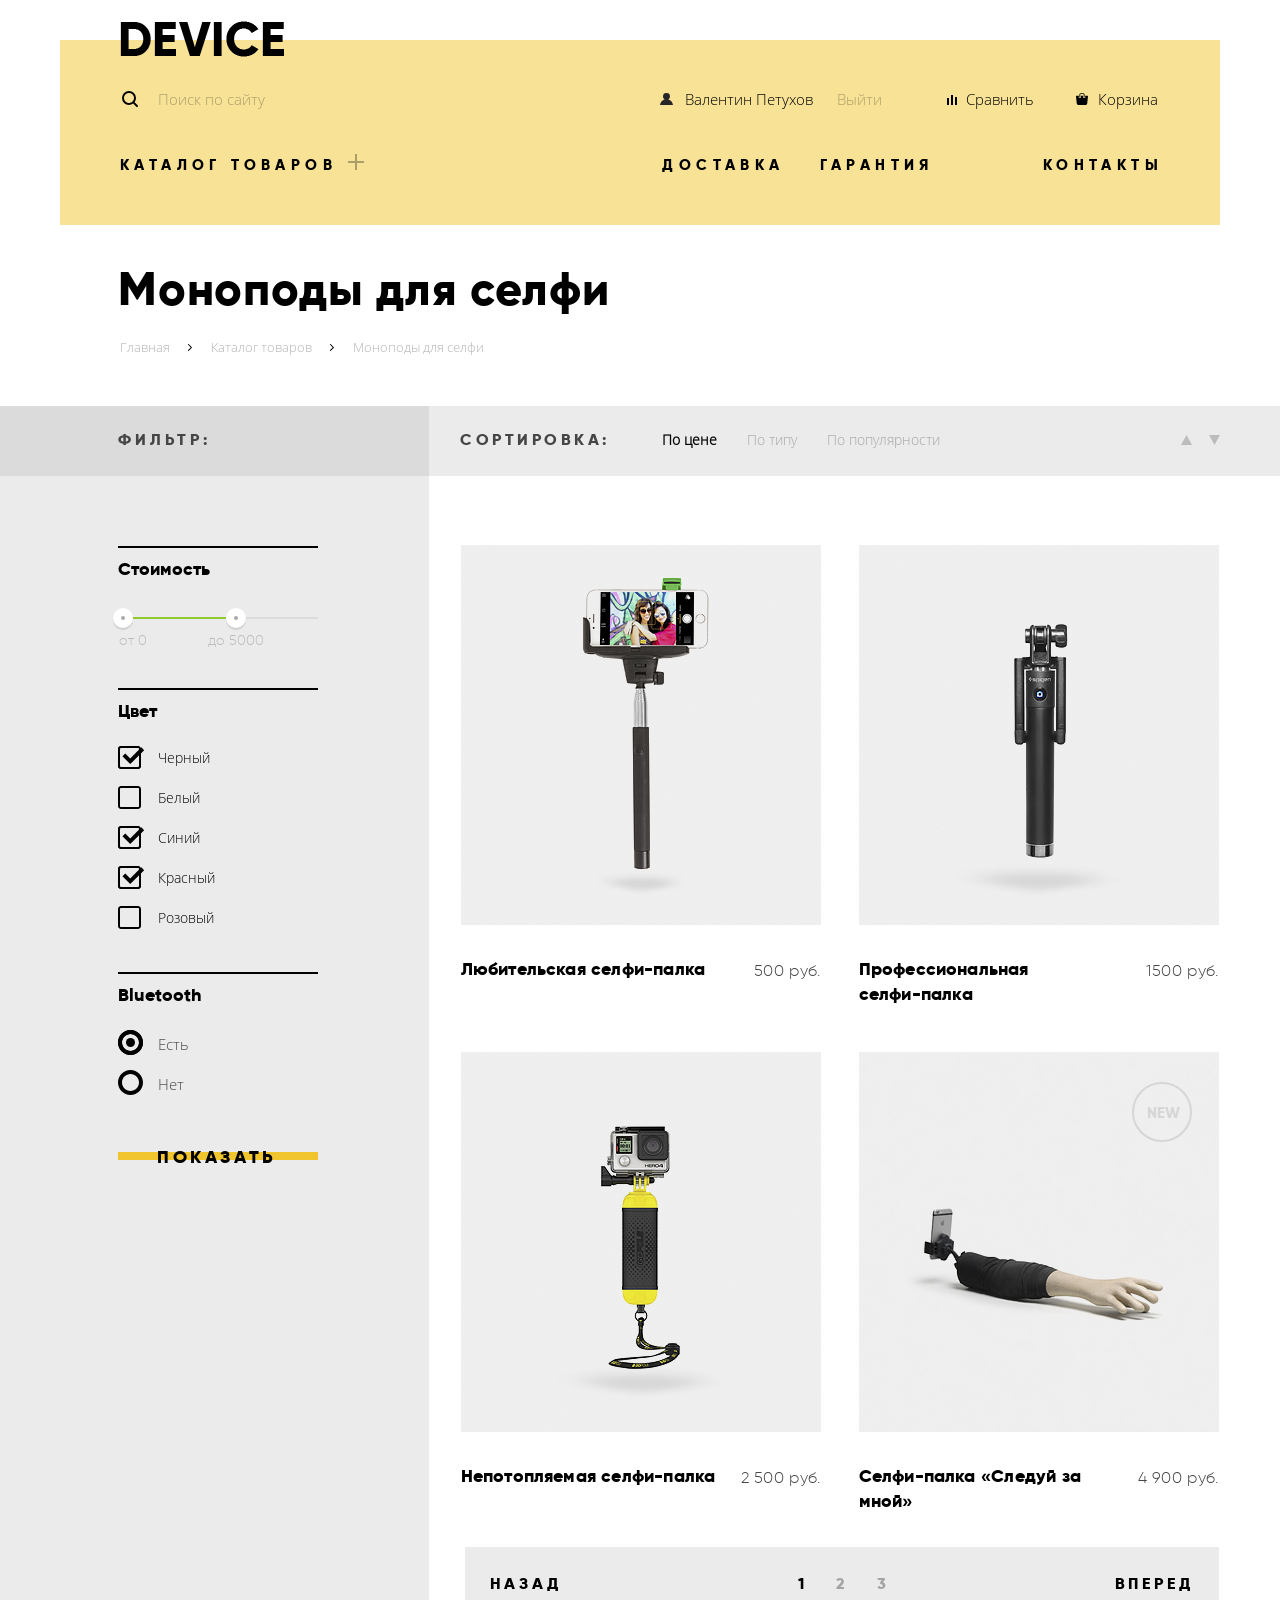
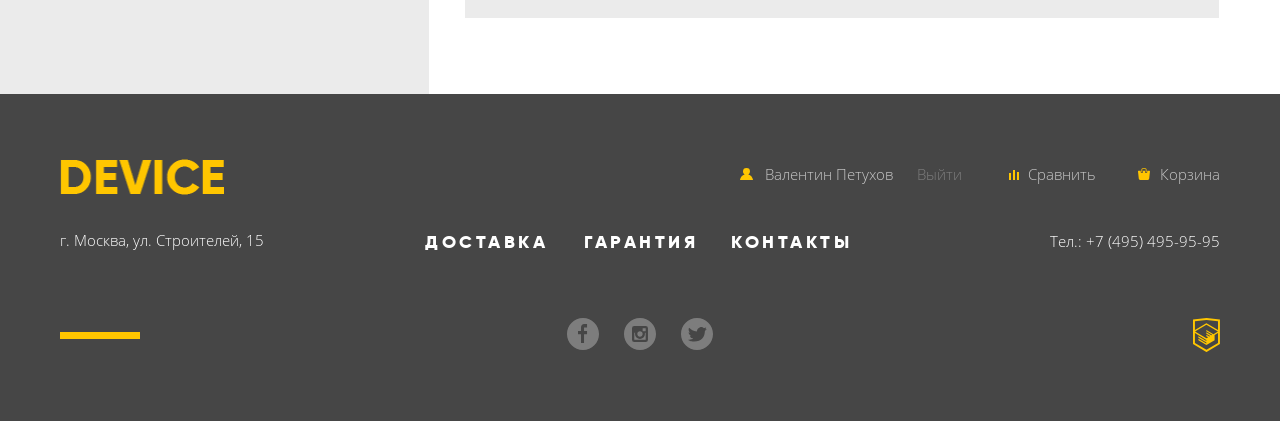
<file: catalog.html>
<!DOCTYPE html>
<html lang="ru">
  <head>
  <meta charset="utf-8">
    <title>HTML Academy: Девайс</title>
    <link href="css/normalize-minify.css" rel="stylesheet">
    <link href="css/minify.css" rel="stylesheet">
  </head>
  <body>
    <div class="container">
      <header class="main-header main-header-catalog">
        <a class="main-header-logo" href="index.html">
          <img src="img/logo.png" width="164" height="36" alt="Логотип Девайса">
        </a>
        <nav class="main-navigation">
          <div class="user-nav-wrapper">
            <form class="nav-search" action="https://echo.htmlacademy.ru" method="post">
              <input class="nav-search-input" type="text" placeholder="Поиск по сайту">
              <button class="search-button" type="submit">Найти</button>
            </form>
            <ul class="user-navigation">
              <li>
                <ul class="user-item-wrapper">
                  <li class="profile-item">
                    <a class="user-link profile-link" href="profile.html">
                      <svg class="profile-svg" xmlns="http://www.w3.org/2000/svg" width="13" height="12" viewBox="0 0 13 12"><path fill="#272525" d="M.032 12h12.937c-.163-2.643-2.074-4.837-4.671-5.543a3.47 3.47 0 0 0 1.687-2.972 3.485 3.485 0 0 0-6.97 0c0 1.264.68 2.361 1.688 2.972C2.106 7.163.194 9.357.032 12z"/></svg>Валентин Петухов
                    </a>
                  </li>
                  <li class="exit-item">
                    <a class="exit-link" href="#">Выйти</a>
                  </li>
                </ul>
              </li>
              <li class="user-item">
                <ul class="user-item-wrapper">
                  <li class="compare-item">
                    <a class="user-link" href="compare.html">
                    <svg class="compare-svg" xmlns="http://www.w3.org/2000/svg" width="10" height="10" viewBox="0 0 10 10"><path d="M8 2h1.984v8H8zM0 3h1.984v7H0zM4 0h2v10H4z"/></svg>Сравнить</a>
                  <li>
                  <li class="basket-item">
                    <a class="user-link" href="basket.html">
                    <svg class="basket-svg" xmlns="http://www.w3.org/2000/svg" width="12" height="12" viewBox="0 0 12 12"><path d="M11.864 3.017a.429.429 0 0 0-.327-.154H9.225V4.09c0 .563-.484 1.022-1.08 1.022-.594 0-1.078-.458-1.078-1.022V2.863H4.909V4.09c0 .563-.485 1.022-1.08 1.022-.595 0-1.078-.458-1.078-1.022V2.863H.438a.43.43 0 0 0-.327.154.472.472 0 0 0-.108.358l.776 7.134c.015.806.642 1.455 1.411 1.455h7.595c.77 0 1.396-.649 1.411-1.455l.776-7.134a.476.476 0 0 0-.108-.358z"/><path d="M3.829 4.499c.239 0 .433-.184.433-.409V1.84c0-.632.672-1.022 1.295-1.022h1.079c.655 0 1.078.401 1.078 1.022v2.25c0 .225.194.409.431.409.239 0 .433-.184.433-.409V1.84C8.577.773 7.761 0 6.636 0H5.557c-1.19 0-2.159.826-2.159 1.84v2.25c0 .225.194.409.431.409z"/></svg>Корзина</a>
                  </li>
                </ul>
              </li>
            </ul>
          </div>
          <ul class="site-navigation">
            <li class="catalog-items"><a class="site-link" href="catalog.html">Каталог товаров<svg class="plus-svg" xmlns="http://www.w3.org/2000/svg" width="16" height="16" viewBox="0 0 16 16"><path fill="#272525" d="M16 7H9V0H7v7H0v2h7v7h2V9h7z"/></svg></a>
              <ul class="catalog-nav">
                <li>
                  <ul class="catalog-nav-column column-offset">
                    <li class="catalog-nav-item"><a class="catalog-nav-link" href="#">Виртуальная реальность</a></li>
                    <li class="catalog-nav-item"><a class="catalog-nav-link" href="#">Моноподы для селфи</a></li>
                    <li class="catalog-nav-item"><a class="catalog-nav-link" href="#">Экшн-камеры</a></li>
                  </ul>
                  <ul class="catalog-nav-column">
                    <li class="catalog-nav-item"><a class="catalog-nav-link" href="#">Фитнес-браслеты</a></li>
                    <li class="catalog-nav-item"><a class="catalog-nav-link" href="#">Умные часы</a></li>
                  </ul>
                  <ul class="catalog-nav-column">
                    <li class="catalog-nav-item"><a class="catalog-nav-link" href="#">Квадрокоптеры</a></li>
                  </ul>
                </li>
              </ul>
            </li>
            <li class="site-nav-item">
              <ul class="site-nav-wrapper">
                <li class="delivery-item"><a class="site-link" href="delivery.html">Доставка</a></li>
                <li class="warranty-item"><a class="site-link" href="warranty.html">Гарантия</a></li>
                <li class="contacts-item"><a class="site-link" href="contacts.html">Контакты</a></li>
              </ul>
            </li>
          </ul>
        </nav>
      </header>
    </div>

    <main>
      <div class="container">
        <h1 class="page-title">Моноподы для селфи</h1>

        <ul class="breadcrumbs">
          <li><a class="breadcrumb-link" href="index.html">Главная</a></li>
          <li><a class="breadcrumb-link" href="#">Каталог товаров</a></li>
          <li><a class="breadcrumb-link breadcrumb-last" href="#">Моноподы для селфи</a></li>
        </ul>
      </div>

      <div class="filter-sort-conrainer">
        <div class="container">
          <section class="filters">
            <h2 class="filters-title">Фильтр:</h2>
            <h3 class="sort-title">Сортировка:</h3>
            <ul class="sorting">
              <li class="sorting-item">
                <a class="sorting-link active" href="#">По цене</a>
              </li>
              <li class="sorting-item">
                <a class="sorting-link" href="#">По типу</a>
              </li>
              <li class="sorting-item">
                <a class="sorting-link" href="#">По популярности</a>
              </li>
              <li class="buttons-sort-item">
                <ul class="buttons-sort-container">
                  <li>
                    <a class="button-sort" href="#">
                      <svg xmlns="http://www.w3.org/2000/svg" width="11" height="10" viewBox="0 0 11 10"><path fill="#231F20" d="M5.5 0L0 10h11z"/></svg>
                    </a>
                  </li>
                  <li>
                    <a class="button-sort" href="#">
                      <svg xmlns="http://www.w3.org/2000/svg" width="11" height="10" viewBox="0 0 11 10"><path fill="#231F20" d="M5.5 10L0 0h11"/></svg>
                    </a>
                  </li>
                </ul>
              </li>
            </ul>
          </section>
        </div>
      </div>

      <div class="catalog-conrainer">
        <div class="container">
          <div class="catalog-columns">
            <form class="filter" method="get" action="https://echo.htmlacademy.ru">
              <fieldset class="range-item">
                <legend class="filter-title">Стоимость</legend>
                <div class="range-filter">
                  <div class="range-controls">
                    <div class="scale">
                      <div class="bar" style="margin-left: 0%; width: 60%"></div>
                    </div>
                    <div class="toggle toggle-min"></div>
                    <div class="toggle toggle-max"></div>
                  </div>
                </div>
              </fieldset>
              <fieldset class="option">
                <legend class="filter-title">Цвет</legend>
                <ul class="option-container">
                  <li class="option-item">
                    <label class="filter-label">
                      <input class="filter-input filter-input-checkbox visually-hidden" type="checkbox" name="black" checked>
                      <span class="checkbox-indicator"></span>
                      Черный
                    </label>
                  </li>
                  <li class="option-item">
                    <label class="filter-label">
                      <input class="filter-input filter-input-checkbox visually-hidden" type="checkbox" name="white">
                      <span class="checkbox-indicator"></span>
                      Белый
                    </label>
                  </li>
                  <li class="option-item">
                    <label class="filter-label">
                      <input class="filter-input filter-input-checkbox visually-hidden" type="checkbox" name="blue" checked>
                      <span class="checkbox-indicator"></span>
                      Синий
                    </label>
                  </li>
                  <li class="option-item">
                    <label class="filter-label">
                      <input class="filter-input filter-input-checkbox visually-hidden" type="checkbox" name="red" checked>
                      <span class="checkbox-indicator"></span>
                      Красный
                    </label>
                  </li>
                  <li class="option-item">
                    <label class="filter-label">
                      <input class="filter-input filter-input-checkbox visually-hidden" type="checkbox" name="pink">
                      <span class="checkbox-indicator"></span>
                      Розовый
                    </label>
                  </li>
                </ul>
              </fieldset>
              <fieldset class="radio">
                <legend class="filter-title">Bluetooth</legend>
                <ul class="radio-container">
                  <li class="radio-item">
                    <label class="radio-label">
                      <input class="filter-input visually-hidden" type="radio" name="filter-bluetooth" value="bluetooth-yes" id="filter-yes" checked>
                      <span class="radio-indicator"></span>
                      Есть
                    </label>
                  </li>
                  <li class="radio-item">
                    <label class="radio-label">
                      <input class="filter-input visually-hidden" type="radio" name="filter-bluetooth" value="bluetooth-no" id="filter-no">
                      <span class="radio-indicator"></span>
                      Нет
                    </label>
                  </li>
                </ul>
              </fieldset>
              <button type="submit" class="button button-filter">
                <span class="button-filter-item">Показать</span>
              </button>
            </form>

            <section class="catalog">
              <h2 class="visually-hidden">Каталог товаров</h2>
              <div class="catalog-list">
                <article class="catalog-item">
                  <div class="popup-container">
                    <div class="catalog-item-popup">
                      <div class="popup-buttons">
                        <button class="button button-basket">
                          <span class="basket-text">В корзину</span>
                        </button>
                        <a href="#" class="add-compare">Добавить к сравнению</a>
                      </div>
                    </div>
                    <div class="catalog-img">
                      <img src="img/item-1.jpg" width="360" height="380" alt="Любительская селфи-палка">
                    </div>
                  </div>
                  <div class="price-container">
                    <h3 class="catalog-title"><a class="catalog-link" href="#">Любительская селфи-палка</a></h3>
                    <p class="catalog-item-price">500 руб.</p>
                  </div>
                </article>
                  
                <article class="catalog-item">
                  <div class="popup-container">
                    <div class="catalog-item-popup">
                      <div class="popup-buttons">
                        <button class="button button-basket">
                          <span class="basket-text">В корзину</span>
                        </button>
                        <a class="add-compare">Добавить к сравнению</a>
                      </div>
                    </div>
                    <div class="catalog-img">
                      <img src="img/item-2.jpg" width="360" height="380" alt="Профессиональная селфи-палка">
                    </div>
                  </div>
                  <div class="price-container">
                    <h3 class="catalog-title selfie-title"><a class="catalog-link" href="#">Профессиональная селфи-палка</a></h3>
                    <p class="catalog-item-price">1500 руб.</p>
                  </div>
                </article>
                  
                <article class="catalog-item">
                  <div class="popup-container">
                    <div class="catalog-item-popup">
                      <div class="popup-buttons">
                        <button class="button button-basket">
                          <span class="basket-text">В корзину</span>
                        </button>
                        <a class="add-compare">Добавить к сравнению</a>
                      </div>
                    </div>
                    <div class="catalog-img">
                      <img src="img/item-3.jpg" width="360" height="380" alt="Непотопляемая селфи-палка">
                    </div>
                  </div>
                  <div class="price-container">
                    <h3 class="catalog-title"><a class="catalog-link" href="#">Непотопляемая селфи-палка</a></h3>
                    <p class="catalog-item-price">2 500 руб.</p>
                  </div>
                </article>
                  
                <article class="catalog-item popup-new">
                  <div class="popup-container">
                    <div class="catalog-item-popup">
                      <div class="popup-buttons">
                        <button class="button button-basket">
                          <span class="basket-text">В корзину</span>
                        </button>
                        <a class="add-compare">Добавить к сравнению</a>
                      </div>
                    </div>
                    <div class="catalog-img">
                      <img src="img/item-4.jpg" width="360" height="380" alt="Селфи-палка «Следуй за мной»">
                    </div>
                  </div>
                  <div class="price-container">
                    <h3 class="catalog-title"><a class="catalog-link" href="#">Селфи-палка «Следуй за мной»</a></h3>
                    <p class="catalog-item-price">4 900 руб.</p>
                  </div>
                </article>
              </div>
                  
              <ul class="pagination-list">
                <li class="pagination-back"><a class="button-back pagination-link" href= "#">Назад</a></li>
                <li>
                  <ul class="pagination-container">
                    <li class="pagination-item"><a class="pagination-link pagination-page-link pagination-item-current" href="#">1</a></li>
                    <li class="pagination-item"><a class="pagination-link pagination-page-link" href="#">2</a></li>
                    <li class="pagination-item"><a class="pagination-link pagination-page-link" href="#">3</a></li>
                  </ul>
                </li>
                <li class="pagination-forward"><a class="button-forward pagination-link" href="#">Вперед</a></li>
              </ul>
            </section>
          </div>
        </div>
      </div>
    </main>

    <footer class="main-footer catalog-footer">
      <div class="container">
        <div class="footer-wrapper">
          <div class="footer-section footer-section-log-nav">
            <a class="main-footer-logo" href="index.html">
              <img src="img/logo-footer.png" width="164" height="36" alt="Логотип Девайса">
            </a>
            <nav class="footer-navigation">
              <ul class="user-navigation">
                <li>
                  <ul class="user-item-wrapper">
                    <li class="profile-item">
                      <a class="user-link profile-link" href="profile.html">
                      <svg class="profile-svg" xmlns="http://www.w3.org/2000/svg" width="13" height="12" viewBox="0 0 13 12"><path fill="#272525" d="M.032 12h12.937c-.163-2.643-2.074-4.837-4.671-5.543a3.47 3.47 0 0 0 1.687-2.972 3.485 3.485 0 0 0-6.97 0c0 1.264.68 2.361 1.688 2.972C2.106 7.163.194 9.357.032 12z"/></svg>Валентин Петухов
                      </a>
                    </li>
                    <li class="exit-item">
                      <a class="exit-link" href="#">Выйти</a>
                    </li>
                  </ul>
                </li>
                <li class="user-item">
                  <ul class="user-item-wrapper">
                    <li class="compare-item">
                      <a class="user-link" href="compare.html">
                      <svg class="compare-svg" xmlns="http://www.w3.org/2000/svg" width="10" height="10" viewBox="0 0 10 10"><path d="M8 2h1.984v8H8zM0 3h1.984v7H0zM4 0h2v10H4z"/></svg>Сравнить</a>
                    <li>
                    <li class="basket-item">
                      <a class="user-link" href="basket.html">
                      <svg class="basket-svg" xmlns="http://www.w3.org/2000/svg" width="12" height="12" viewBox="0 0 12 12"><path d="M11.864 3.017a.429.429 0 0 0-.327-.154H9.225V4.09c0 .563-.484 1.022-1.08 1.022-.594 0-1.078-.458-1.078-1.022V2.863H4.909V4.09c0 .563-.485 1.022-1.08 1.022-.595 0-1.078-.458-1.078-1.022V2.863H.438a.43.43 0 0 0-.327.154.472.472 0 0 0-.108.358l.776 7.134c.015.806.642 1.455 1.411 1.455h7.595c.77 0 1.396-.649 1.411-1.455l.776-7.134a.476.476 0 0 0-.108-.358z"/><path d="M3.829 4.499c.239 0 .433-.184.433-.409V1.84c0-.632.672-1.022 1.295-1.022h1.079c.655 0 1.078.401 1.078 1.022v2.25c0 .225.194.409.431.409.239 0 .433-.184.433-.409V1.84C8.577.773 7.761 0 6.636 0H5.557c-1.19 0-2.159.826-2.159 1.84v2.25c0 .225.194.409.431.409z"/></svg>Корзина</a>
                    </li>
                  </ul>
                </li>
              </ul>
            </nav>
          </div>
          <div class="footer-section">
            <p class="footer-contacts">г. Москва, ул. Строителей, 15</p>
          </div>
              
          <div class="footer-section">
            <ul class="site-navigation">
              <li class="delivery-item"><a class="site-link" href="delivery.html">Доставка</a></li>
              <li class="warranty-item"><a class="site-link" href="warranty.html">Гарантия</a></li>
              <li class="contacts-item"><a class="site-link" href="contacts.html">Контакты</a></li>
            </ul>
            <ul class="footer-social">
              <li class="social-item">
                <a class="social-button" href="https://facebook.com">
                  <span class="visually-hidden">Фейсбук</span>
                  <svg xmlns="http://www.w3.org/2000/svg" width="32" height="32" viewBox="0 0 32 32"><path fill="#FFF" d="M16 0C7.164 0 0 7.163 0 16s7.164 16 16 16c8.837 0 16-7.164 16-16S24.837 0 16 0zm4.062 9.455h-3.021v3.444h3.021v3.445h-3.021v8.61H14.02v-8.61H11v-3.445h3.021V9.455c0-1.902 1.353-3.445 3.021-3.445h3.021v3.445z"/></svg>
                </a>
              </li>
              <li class="social-item">
                <a class="social-button" href="https://instagram.com">
                  <span class="visually-hidden">Инстаграм</span>
                  <svg xmlns="http://www.w3.org/2000/svg" width="32" height="32" viewBox="0 0 32 32"><g fill="#FFF"><path d="M20.916 16a4.938 4.938 0 1 1-9.877 0c0-.394.051-.773.138-1.14h-.897v6.838h11.396V14.86h-.897c.086.367.137.746.137 1.14z"/><path d="M15.978 18.659c1.466 0 2.659-1.193 2.659-2.659s-1.193-2.659-2.659-2.659c-1.466 0-2.659 1.193-2.659 2.659s1.192 2.659 2.659 2.659zM18.637 10.302h3.039v3.039h-3.039z"/><path d="M16 0C7.164 0 0 7.164 0 16c0 8.837 7.164 16 16 16 8.837 0 16-7.163 16-16 0-8.836-7.163-16-16-16zm7.955 21.698a2.285 2.285 0 0 1-2.279 2.279H10.279A2.285 2.285 0 0 1 8 21.698V10.302a2.286 2.286 0 0 1 2.279-2.279h11.396a2.286 2.286 0 0 1 2.279 2.279v11.396z"/></g></svg>
                </a>
              </li>
              <li class="social-item">
                <a class="social-button" href="https://twitter.com">
                  <span class="visually-hidden">Твиттер</span>
                  <svg xmlns="http://www.w3.org/2000/svg" width="32" height="32" viewBox="0 0 32 32"><path fill="#FFF" d="M16 0C7.164 0 0 7.164 0 16c0 8.837 7.164 16 16 16 8.837 0 16-7.163 16-16 0-8.836-7.163-16-16-16zm7.944 12.809c-.251 6.516-3.463 10.832-10.992 10.702h-.486c-.447 0-4.543-.443-5.344-1.823 2.479.19 4.247-.406 5.12-1.136-1.048-.289-2.923-.461-3.251-2.848.384.104.618.221 1.299.113-1.307-.824-2.758-1.519-2.679-3.643.311.317 1.164.518 1.46.457-.768-.233-2.149-3.244-.974-4.781 1.984 1.79 4.075 3.482 7.804 3.643.227-2.214 1.24-3.699 3.168-4.325 1.84-.479 3.255.26 3.901 1.138.737-.224 1.453-.466 2.193-.685-.004.833-.569 1.463-.935 1.709.747.165 1.423-.475 1.423-.475-.184.963-1.094 1.725-1.707 1.954z"/></svg>
                </a>
              </li>
            </ul>
          </div>
          <div class="footer-section">
            <a class="footer-phone" href="tel:+74954959595">Тел.: +7 (495) 495-95-95</a>
            <a class="academy-logo" href="https://htmlacademy.ru/intensive/htmlcss">
              <svg xmlns="http://www.w3.org/2000/svg" width="26.943" height="34.09" viewBox="0 0 26.943 34.09"><path fill="#FFC600" d="M13.62.017L13.472 0 0 1.412v24.661l13.473 8.017 13.43-7.99.042-.025V1.412L13.62.017zm11.399 12.11L13.495 5.334l-.001-.104-.087.05-.088-.056v.109L1.925 12.118V3.147l11.548-1.212L25.02 3.147v8.98zm-11.614-5.34L24.923 13.5l-4.479 2.64-7.093-4.221-.014 1.415 5.904 3.513-.86.507-5.03-2.992-.014 1.415 3.827 2.275-.782.523-3.031-1.787-.014 1.413 1.853 1.091-1.8 1.081-11.356-6.751 11.371-6.835zm-11.48 8.34l11.411 6.791.016 1.044-7.942-4.728-.015 1.416 7.979 4.795.018 1.076-7.973-4.74-.013 1.414 8.021 4.822.046.025 8.143-4.872-.011-5.177 3.415-2.036v10.021L13.472 31.85 1.925 24.979v-9.852z"/></svg>
            </a>
          </div>
        </div>
      </div>
    </footer>
  </body>
</html>
</file>
<file: css/minify.css>
@font-face{font-family:"Gilroy";src:url(../fonts/gilroy/Gilroyextrabold.woff2) format("woff2"),url(../fonts/gilroy/Gilroyextrabold.woff) format("woff");font-weight:700}@font-face{font-family:"Gilroy";src:url(../fonts/gilroy/Gilroylight.woff2) format("woff2"),url(../fonts/gilroy/Gilroylight.woff) format("woff");font-weight:light}@font-face{font-family:"Open Sans";src:url(../fonts/open_sans/OpenSans-Light.woff2) format("woff2"),url(../fonts/open_sans/OpenSans-Light.woff) format("woff");font-weight:light}body{margin:0;padding:0;font-family:"Open Sans",Arial,sans-serif;font-size:15px;line-height:30px;font-weight:300;color:#464646;background-color:#fff}a{text-decoration:none}.visually-hidden{position:absolute;width:1px;height:1px;margin:-1px;border:0;padding:0;white-space:nowrap;-webkit-clip-path:inset(100%);clip-path:inset(100%);clip:rect(0 0 0 0);overflow:hidden}.container{width:1160px;margin:0 auto;padding:0 20px}.main-header{min-height:150px;background-image:-webkit-gradient(linear,left top,left bottom,color-stop(12%,#fff),color-stop(12%,#f7e296));background-image:-webkit-linear-gradient(top,#fff 12%,#f7e296 12%);background-image:-o-linear-gradient(top,#fff 12%,#f7e296 12%);background-image:linear-gradient(to bottom,#fff 12%,#f7e296 12%)}.main-header-logo{display:block;width:170px;height:36px;margin-top:21px;margin-left:60px;margin-bottom:27px}.main-header-logo:hover{opacity:.6}.main-header-logo:focus{opacity:.3}.main-navigation{margin-bottom:50px}.user-nav-wrapper{position:relative;display:-webkit-box;display:-ms-flexbox;display:flex;margin-left:60px;margin-bottom:26px}.nav-search{position:relative}.nav-search::before{content:"";position:absolute;top:7px;left:2px;width:17px;height:17px;background-image:url(../img/search.svg);background-repeat:no-repeat;background-position:0 0}.nav-search-input{width:355px;padding-left:38px;padding-bottom:16px;color:#000;background-color:#f7e296;border:none;-webkit-box-sizing:border-box;box-sizing:border-box;outline:none}.nav-search-input::-webkit-input-placeholder{color:rgba(0,0,0,0.3)}.nav-search-input:hover::-webkit-input-placeholder{color:rgba(0,0,0,0.6)}.nav-search-input:focus{-webkit-box-shadow:inset 0 -2px 0 #000;box-shadow:inset 0 -2px 0 #000}.search-button{display:none;position:absolute;top:-9px;right:-84px;width:85px;height:49px;background-color:#f7e296;border:2px #000 solid;cursor:pointer}.search-button:hover{color:#fff;background-color:#000}.search-button:focus{color:rgba(255,255,255,0.3);background-color:#000}.nav-search-input:focus ~ .search-button{display:block}.main-header .user-navigation{display:-webkit-box;display:-ms-flexbox;display:flex;width:560px;min-height:16px;margin:0;margin-left:auto;padding:0;list-style:none}.user-item{margin-left:auto}.user-item-wrapper{display:-webkit-box;display:-ms-flexbox;display:flex;margin:0;padding:0;list-style:none}.login-svg{margin-right:12px}.login-item:hover path{fill:rgba(39,37,37,0.6)}.login-item:active path{fill:rgba(39,37,37,0.3)}.compare-item{margin-right:42px}.compare-svg{margin-right:9px}.compare-item:hover path{fill:rgba(39,37,37,0.6)}.compare-item:active path{fill:rgba(39,37,37,0.3)}.basket-item{margin-right:62px}.basket-svg{margin-right:10px}.basket-item:hover path{fill:rgba(39,37,37,0.6)}.basket-item:active path{fill:rgba(39,37,37,0.3)}.user-link{color:#000}.user-link:hover{color:rgba(0,0,0,0.6)}.user-link:focus{color:rgba(0,0,0,0.3)}.main-header .site-navigation{display:-webkit-box;display:-ms-flexbox;display:flex;position:relative;z-index:3;margin-top:0;margin-left:60px;padding:0}.user-navigation,.site-navigation,.catalog-nav{list-style:none}.catalog-items{position:relative}.catalog-nav{display:none}.catalog-items:hover .catalog-nav{display:-webkit-box;display:-ms-flexbox;display:flex;-webkit-box-orient:vertical;-webkit-box-direction:normal;-ms-flex-direction:column;flex-direction:column;-ms-flex-line-pack:start;align-content:flex-start;-ms-flex-wrap:wrap;flex-wrap:wrap;position:absolute;top:25px;left:-60px;width:1100px;height:142px;padding-top:22px;padding-left:60px;background-color:#f7e296}.catalog-nav-column{display:inline-block;vertical-align:top;padding:0;list-style:none}.column-offset{padding-right:35px}.catalog-nav-item{min-width:200px}.plus-svg{margin-left:11px}.plus-svg path{fill:rgba(0,0,0,0.3)}.catalog-nav-link{font-family:"Open Sans",Arial,sans-serif;font-weight:300;line-height:36px;color:#000}.catalog-nav-link:hover{color:rgba(0,0,0,0.6)}.catalog-nav-link:focus{color:rgba(0,0,0,0.3)}.site-nav-item{display:-webkit-box;display:-ms-flexbox;display:flex;margin-left:auto}.site-nav-wrapper{display:-webkit-box;display:-ms-flexbox;display:flex;margin-left:auto;list-style:none}.delivery-item{margin-right:35px}.warranty-item{margin-right:109px}.contacts-item{margin-right:57px}.site-link{font-family:"Gilroy",Arial,sans-serif;font-weight:600;text-transform:uppercase;letter-spacing:5.4px;color:#000;vertical-align:top}.site-link:hover{color:rgba(0,0,0,0.6)}.site-link:focus{color:rgba(0,0,0,0.3)}.product-slider{position:relative}.product-slider::before{content:"";position:absolute;z-index:1;top:-50px;left:0;width:1160px;height:160px;background-color:#f7e296}.product-slide{position:relative;display:none;z-index:2;margin-left:60px;margin-bottom:95px}.product-photo{margin:0;padding:0;padding-left:30px}.product-info{position:relative;margin-left:125px;min-width:477px}.product-info::after{content:"01";position:absolute;top:60px;right:-35px;font-size:179px;font-family:"Gilroy",Arial,sans-serif;font-weight:600;color:#fff}.product-title{position:relative;margin:0;margin-top:77px;margin-bottom:19px;font-size:47px;font-family:"Gilroy",Arial,sans-serif;font-weight:600;line-height:56px;letter-spacing:.6px;color:#000}.product-title::before{content:"";position:absolute;top:-42px;left:0;width:100px;height:7px;background-color:#fff}.button{position:relative;display:inline-block;vertical-align:middle;padding-top:8px;width:220px;height:32px;font-size:18px;font-family:"Gilroy",Arial,sans-serif;font-weight:600;line-height:24px;letter-spacing:3.6px;text-transform:uppercase;color:#000}.button::before{content:"";position:absolute;z-index:1;top:15px;left:1px;width:220px;height:8px;background-color:#f0c52e;-webkit-transition:.5s;-o-transition:.5s;transition:.5s}.button:hover::before{top:0;height:40px}.button:focus{color:rgba(0,0,0,0.3)}.button-more-text{position:relative;z-index:2;display:block;margin:0 auto;width:134px}.button-more-info{display:inline-block;vertical-align:middle;margin-top:30px;margin-bottom:48px}.product-slider-switches{float:right;margin-top:33px}.switch{display:inline-block;vertical-align:middle;margin-left:17px;padding:0;width:12px;height:12px;background-image:url(../img/slider-button-empty.svg);background-size:12px;background-color:#fff;background-repeat:no-repeat;border:none;cursor:pointer}.switch-active{background-image:url(../img/slider-button.svg);background-repeat:no-repeat}.product-more-info{font-family:"Gilroy",Arial,sans-serif;font-weight:300}.product-details{font-size:36px;line-height:48px}.product-descr{font-size:13px;line-height:20px}.product-item{display:table-cell;padding-right:75px;padding-bottom:6px}.slide-stick{display:none}.slide-wristband{display:none}.slide-copter{display:none}.slide-1:checked ~ .slide-stick{display:-webkit-box;display:-ms-flexbox;display:flex}.slide-2:checked ~ .slide-wristband{display:-webkit-box;display:-ms-flexbox;display:flex}.slide-3:checked ~ .slide-copter{display:-webkit-box;display:-ms-flexbox;display:flex}.slide-wristband .product-photo{margin-top:10px;padding-left:56px}.slide-wristband .product-info{min-width:479px;margin-left:137px}.slide-wristband .product-info::after{content:"02";right:-32px}.slide-wristband .switch{margin-left:17px}.slide-copter .product-photo{margin-left:-30px;margin-top:63px;padding:0}.slide-copter .product-info{margin-left:43px}.slide-copter .product-title{position:relative;z-index:10}.slide-copter .product-info::after{content:"03";top:60px;right:52px}.slide-copter .product-slider-switches{margin-right:83px}.slide-copter .product-item{padding-right:56px}.popular{margin-bottom:151px}.popular-list{display:-webkit-box;display:-ms-flexbox;display:flex;-webkit-box-pack:justify;-ms-flex-pack:justify;justify-content:space-between;-ms-flex-wrap:wrap;flex-wrap:wrap;margin:0;padding:0}.popular-item{width:160px}.popular-link{display:-webkit-box;display:-ms-flexbox;display:flex;-webkit-box-orient:vertical;-webkit-box-direction:normal;-ms-flex-direction:column;flex-direction:column;height:245px;color:#000}.popular-link:active{color:rgba(0,0,0,0.3)}.popular-container:hover{background-color:#f0c52e}.popular-link:active path{fill:rgba(0,0,0,0.3)}.popular-container{display:-webkit-box;display:-ms-flexbox;display:flex;width:160px;height:160px;background-color:#f7e296}.popular-svg{margin:auto}.popular-title{display:inline-block;margin:0;margin-top:35px;font-size:18px;font-family:"Gilroy",Arial,sans-serif;font-weight:600;line-height:24px;vertical-align:top}.monopod-svg{margin-top:41px}.popular-list,.services-list{list-style:none}.gray-container{width:100%;background-image:-webkit-gradient(linear,left top,left bottom,color-stop(9%,#fff),color-stop(9%,#e5e5e5));background-image:-webkit-linear-gradient(top,#fff 9%,#e5e5e5 9%);background-image:-o-linear-gradient(top,#fff 9%,#e5e5e5 9%);background-image:linear-gradient(to bottom,#fff 9%,#e5e5e5 9%)}.services{position:relative;display:-webkit-box;display:-ms-flexbox;display:flex;margin-bottom:100px;padding-bottom:83px}.services-list{position:relative;width:280px;margin:0;margin-top:8px;padding:0}.services-list::after{content:"";position:absolute;top:-81px;right:-3px;width:7px;height:319px;background-color:#000}.services-item{height:38px;margin-bottom:26px}.services-button{width:160px;cursor:pointer}.services-button:active{width:280px;background-color:#000}.services-button::before{width:160px}.services-button:active::before{height:38px;color:#f7e184;background-color:#000;-webkit-transition:none;-o-transition:none;transition:none}.button-text{position:relative;z-index:2;padding-left:19px}.button-text:active{color:#f7e184}.warranty-text{padding-left:25px}.credit-text{padding-left:38px}.services-list-descr{position:relative;width:440px;margin:0;margin-left:120px;padding:0;list-style:none}.services-descr-item{position:relative;top:-35px;width:710px;background-image:url(../img/delivery.svg);background-repeat:no-repeat}.services-title{margin:0;margin-bottom:30px;padding-top:35px;font-size:47px;font-family:"Gilroy",Arial,sans-serif;font-weight:600;line-height:48px;color:#000}.services-delivery{display:none;background-image:url(../img/delivery.svg);background-position:97% 90%}.services-warranty{display:none;background-image:url(../img/warranty.svg);background-position:100% 100%}.services-credit{display:none;background-image:url(../img/credit.svg);background-position:96% 100%}.delivery:checked ~ .services-list-descr .services-delivery{display:block}.warranty:checked ~ .services-list-descr .services-warranty{display:block}.credit:checked ~ .services-list-descr .services-credit{display:block}.services-descr{padding-bottom:10px;width:420px}.company-links{margin-bottom:92px}.company-list{display:-webkit-box;display:-ms-flexbox;display:flex;-ms-flex-wrap:wrap;flex-wrap:wrap;-webkit-box-pack:justify;-ms-flex-pack:justify;justify-content:space-between}.company-item{width:260px;height:100px;opacity:.2}.company-item:hover{opacity:1}.company-dji{background-image:url(../img/logo-1-gray.png)}.company-dji:hover{background-image:url(../img/logo-1.png)}.company-spgadgets{background-image:url(../img/logo-2-gray.png)}.company-spgadgets:hover{background-image:url(../img/logo-2.png)}.company-gopro{background-image:url(../img/logo-3-gray.png)}.company-gopro:hover{background-image:url(../img/logo-3.png)}.company-vive{background-image:url(../img/logo-4-gray.png)}.company-vive:hover{background-image:url(../img/logo-4.png)}.info-contacts-wrapper{display:-webkit-box;display:-ms-flexbox;display:flex}.info{width:958px}.info-contacts{position:relative}.info-contacts::before{content:"";position:absolute;top:0;left:0;width:80px;height:7px;background-color:#000}.info-contacts-title{margin-top:52px;margin-bottom:43px;font-size:47px;font-family:"Gilroy",Arial,sans-serif;font-weight:600;line-height:48px;color:#000}.info-descr{width:475px;margin-bottom:31px}.info-descr:last-of-type{margin-bottom:66px}.info-company-list{margin:0;margin-bottom:55px;padding:0;padding-left:34px;font-size:16px;font-family:"Gilroy",Arial,sans-serif;font-weight:600;line-height:40px;color:#000;list-style:none}.info-company-item{position:relative}.info-company-item::before{content:"";position:absolute;top:15px;left:-34px;width:4px;height:4px;border:2px solid #e6e6e6;border-radius:50%}.button-info{width:260px}.button-info::before{width:260px}.button-info:active{color:rgba(0,0,0,0.3)}.info-text{position:relative;z-index:2;padding-left:23px}.contacts-descr{margin-bottom:40px}.contacts-map{margin-bottom:60px;cursor:pointer}.button-write-us{width:260px}.button-write-us::before{width:260px}.write-us-text{position:relative;z-index:2;padding-left:43px}.main-footer{margin-top:82px;padding-bottom:60px;background-color:#464646;color:#fff}.footer-wrapper{display:-webkit-box;display:-ms-flexbox;display:flex;-ms-flex-wrap:wrap;flex-wrap:wrap;padding-top:65px}.footer-section:nth-child(2){width:330px}.footer-section:nth-child(3){display:-webkit-box;display:-ms-flexbox;display:flex;-webkit-box-orient:vertical;-webkit-box-direction:normal;-ms-flex-direction:column;flex-direction:column;-ms-flex-wrap:wrap;flex-wrap:wrap;margin-top:20px;width:554px}.footer-section:nth-child(4){display:-webkit-box;display:-ms-flexbox;display:flex;-webkit-box-orient:vertical;-webkit-box-direction:normal;-ms-flex-direction:column;flex-direction:column;-ms-flex-wrap:wrap;flex-wrap:wrap;margin-left:auto;margin-top:16px}.main-footer-logo{display:block;margin-bottom:6px}.main-footer-logo:hover{opacity:.6}.main-footer-logo:active{opacity:.3}.footer-contacts{position:relative}.footer-contacts::after{content:"";position:absolute;bottom:-84px;left:0;width:80px;height:7px;background-color:#ffc600}.footer-section .site-navigation{display:-webkit-box;display:-ms-flexbox;display:flex;-ms-flex-wrap:wrap;flex-wrap:wrap;position:relative;margin:0;margin-bottom:58px;margin-left:35px;padding:0}.footer-section .delivery-item{margin-right:36px;padding:0}.footer-section .warranty-item{margin-right:33px;padding:0}.footer-section .site-link{font-size:18px;font-family:"Gilroy",Arial,sans-serif;font-weight:600;line-height:24px;letter-spacing:3.5px;text-transform:uppercase;color:#fff;color:rgba(255,255,255,1)}.footer-section .site-link:hover{color:rgba(255,255,255,0.6)}.footer-section .site-link:focus{color:rgba(255,255,255,0.3)}.footer-social{display:-webkit-box;display:-ms-flexbox;display:flex;-webkit-box-pack:center;-ms-flex-pack:center;justify-content:center;-ms-flex-wrap:wrap;flex-wrap:wrap;margin:0;padding:0;padding-right:30px;list-style:none}.social-item{padding-right:25px}.social-button{width:32px;height:32px}.social-button path{fill:rgba(255,255,255,0.3)}.social-button:hover path{fill:rgba(255,255,255,0.6)}.social-button:active path{fill:rgba(255,255,255,0.1)}.footer-navigation{margin-left:auto}.footer-section .user-navigation{display:-webkit-box;display:-ms-flexbox;display:flex;margin:0;margin-bottom:36px;padding:0}.footer-navigation .user-link path{fill:#ffc600}.footer-navigation .user-link:hover path{fill:rgba(255,198,0,0.6)}.footer-navigation .user-link:active path{fill:rgba(255,198,0,0.3)}.footer-navigation .login-item{margin-right:46px}.footer-navigation .compare-item{margin-right:42px}.footer-navigation .basket-item{margin:0}.footer-section .user-link{color:rgba(255,255,255,0.7)}.footer-section .user-link:hover{color:rgba(255,255,255,1)}.footer-section .user-link:focus{color:rgba(255,255,255,0.3)}.footer-phone{margin-left:auto;margin-bottom:62px;color:#fff}.academy-logo{display:inline-block;text-align:right;vertical-align:middle}.academy-logo:hover path{fill:rgba(255,198,0,0.6)}.academy-logo:active path{fill:rgba(255,198,0,0.3)}.modal{position:fixed;z-index:4;display:none;top:120px;left:50%;margin-left:-480px;width:960px;height:553px;font-size:0;background-color:#fff;-webkit-box-shadow:0 30px 50px rgba(0,0,0,0.7);box-shadow:0 30px 50px rgba(0,0,0,0.7)}.modal-group{margin:0 auto;padding:0;width:760px;list-style:none}.modal-container{display:-webkit-box;display:-ms-flexbox;display:flex;margin:0;margin-top:88px;padding:0;list-style:none}.modal-item{margin:0;padding:0}.item-name{margin-right:40px}.modal-label{font-size:18px;font-family:"Gilroy",Arial,sans-serif;font-weight:600;line-height:24px;color:#000}.modal-input{padding-left:20px;padding-right:20px;width:360px;height:50px;font-family:"Open Sans",Arial,sans-serif;font-size:14px;background-color:rgba(236,236,236,0.5);border:none;-webkit-box-sizing:border-box;box-sizing:border-box}.modal-input:hover{background-color:rgba(236,236,236,0.8)}.modal-input:focus{background-color:#fff;color:#000;outline:2px solid #f7e296}.modal-input:focus::-webkit-input-placeholder{color:#000}.textarea-item{margin-top:32px;margin-bottom:27px}.label-text{display:block;margin-bottom:6px}.input-textarea{padding-top:15px;width:760px;height:156px}.modal-input::-webkit-input-placeholder{font-family:"Open Sans",Arial,sans-serif;font-size:14px;color:rgba(70,70,70,0.4)}.button-submit{width:200px;background-color:transparent;border:none;cursor:pointer}.button-submit::before{width:200px}.submit-item{position:relative;z-index:2;padding-left:7px}.modal-close{position:absolute;top:20px;right:20px;margin:0;padding:0;width:55px;height:55px;background-color:transparent;border:none;cursor:pointer}.modal-close path{fill:rgba(240,197,46,0.5)}.modal-close:hover path{fill:rgba(240,197,46,1)}.modal-close:active path{fill:rgba(240,197,46,0.3)}.map{border-width:0}.modal-write-us{display:none}.modal-write-show{display:block}.modal-show,.modal-write-show{display:block;-webkit-animation-name:bounce;animation-name:bounce;-webkit-animation-duration:.6s;animation-duration:.6s}@-webkit-keyframes bounce{0%{-webkit-transform:translateY(-2000px);transform:translateY(-2000px)}70%{-webkit-transform:translateY(30px);transform:translateY(30px)}90%{-webkit-transform:translateY(-10px);transform:translateY(-10px)}100%{-webkit-transform:translateY(0px);transform:translateY(0px)}}@keyframes bounce{0%{-webkit-transform:translateY(-2000px);transform:translateY(-2000px)}70%{-webkit-transform:translateY(30px);transform:translateY(30px)}90%{-webkit-transform:translateY(-10px);transform:translateY(-10px)}100%{-webkit-transform:translateY(0px);transform:translateY(0px)}}.modal-error{-webkit-animation-name:shake;animation-name:shake;-webkit-animation-duration:.6s;animation-duration:.6s}@-webkit-keyframes shake{0%,100%{-webkit-transform:translateX(0);transform:translateX(0)}10%,30%,50%,70%,90%{-webkit-transform:translateX(-10px);transform:translateX(-10px)}20%,40%,60%,80%{-webkit-transform:translateX(10px);transform:translateX(10px)}}@keyframes shake{0%,100%{-webkit-transform:translateX(0);transform:translateX(0)}10%,30%,50%,70%,90%{-webkit-transform:translateX(-10px);transform:translateX(-10px)}20%,40%,60%,80%{-webkit-transform:translateX(10px);transform:translateX(10px)}}.dnone{display:none}.dblock{display:block}.main-header-catalog{position:relative;margin-bottom:85px}.main-header-catalog::after{content:"";position:absolute;z-index:1;top:158px;left:0;width:1160px;height:46px;background-color:#f7e296}.profile-link{margin-right:24px}.profile-svg{padding-right:12px}.exit-link{color:rgba(0,0,0,0.3)}.exit-link:hover{color:rgba(0,0,0,0.6)}.exit-link:active{color:rgba(0,0,0,0.1)}.page-title{margin:0;margin-left:58px;margin-bottom:18px;padding:0;font-size:47px;font-family:"Gilroy",Arial,sans-serif;font-weight:600;line-height:48px;letter-spacing:.8px;color:#000}.breadcrumbs{display:-webkit-box;display:-ms-flexbox;display:flex;-ms-flex-wrap:wrap;flex-wrap:wrap;margin:0;margin-left:60px;margin-bottom:45px;padding:0;list-style:none}.breadcrumb-link{position:relative;margin-right:41px;font-size:13px;line-height:24px;color:rgba(0,0,0,0.3)}.breadcrumb-link:hover{color:rgba(0,0,0,0.6)}.breadcrumb-link:focus{color:rgba(0,0,0,0.1)}.breadcrumb-link::after{content:"";position:absolute;top:6px;right:-22px;width:4px;height:7px;background-image:url(../img/nav-arrow.svg)}.breadcrumb-last::after{background-image:none}.filter-sort-conrainer{padding-bottom:22px;width:100%;background-image:-webkit-gradient(linear,left top,right top,color-stop(33.5%,#dbdbdb),color-stop(33.5%,#ebebeb),to(#ebebeb));background-image:-webkit-linear-gradient(left,#dbdbdb 33.5%,#ebebeb 33.5%,#ebebeb 100%);background-image:-o-linear-gradient(left,#dbdbdb 33.5%,#ebebeb 33.5%,#ebebeb 100%);background-image:linear-gradient(to right,#dbdbdb 33.5%,#ebebeb 33.5%,#ebebeb 100%)}.filters{display:-webkit-box;display:-ms-flexbox;display:flex;-ms-flex-wrap:wrap;flex-wrap:wrap}.filters-title{margin:0;padding:0;padding-top:22px;padding-left:58px;width:272px;font-size:16px;font-family:"Gilroy",Arial,sans-serif;font-weight:600;line-height:24px;letter-spacing:4px;text-transform:uppercase}.sorting{display:-webkit-box;display:-ms-flexbox;display:flex;-ms-flex-wrap:wrap;flex-wrap:wrap;margin:0;padding:0;padding-top:18px;padding-left:52px;width:558px;list-style:none}.sort-title{margin:0;padding:0;padding-top:22px;padding-left:70px;font-size:16px;font-family:"Gilroy",Arial,sans-serif;font-weight:600;line-height:24px;letter-spacing:3.5px;text-transform:uppercase}.sorting-item{margin-right:30px}.sorting-link{font-size:14px;line-height:18px;color:rgba(0,0,0,0.3)}.active{color:rgba(0,0,0,1);font-weight:700}.sorting-link:hover{color:rgba(0,0,0,0.6)}.sorting-link:focus{color:rgba(0,0,0,1)}.buttons-sort-item{margin-left:auto}.buttons-sort-container{display:-webkit-box;display:-ms-flexbox;display:flex;list-style:none}.button-sort{margin:0;margin-left:17px;padding:0;border:none;background-color:transparent}.button-sort path{fill:rgba(0,0,0,0.2)}.button-sort:hover path{fill:rgba(0,0,0,0.4)}.button-sort:active path{fill:rgba(0,0,0,1)}.catalog-conrainer{padding-bottom:76px;width:100%;background-image:-webkit-gradient(linear,left top,right top,color-stop(33.5%,#ebebeb),color-stop(33.5%,#fff),to(#fff));background-image:-webkit-linear-gradient(left,#ebebeb 33.5%,#fff 33.5%,#fff 100%);background-image:-o-linear-gradient(left,#ebebeb 33.5%,#fff 33.5%,#fff 100%);background-image:linear-gradient(to right,#ebebeb 33.5%,#fff 33.5%,#fff 100%)}.catalog-columns{display:-webkit-box;display:-ms-flexbox;display:flex}.filter{margin-left:45px}.range-item{margin-top:81px;border:none}.filter-title{position:relative;font-size:18px;font-family:"Gilroy",Arial,sans-serif;font-weight:600;line-height:24px;color:#000}.filter-title::before{content:"";position:absolute;top:-11px;width:200px;height:2px;background-color:#000}.range-filter{width:260px}.range-controls{position:relative;padding-top:30px;height:73px}.range-controls .scale{width:200px;height:2px;background-color:#dbdbdb}.range-controls .bar{width:60%;height:2px;background-color:#91c92f}.range-controls .toggle{position:absolute;top:21px;left:0;width:4px;height:4px;padding:0;border:8px solid #fff;background-color:#ababab;-webkit-box-shadow:0 2px 1px 0 #cfcfcf;box-shadow:0 2px 1px 0 #cfcfcf;border-radius:50%;cursor:pointer}.range-controls .toggle-min{left:-5px}.range-controls .toggle-max{left:108px}.range-controls .toggle-min::after{content:"от 0";position:absolute;top:12px;left:-2px;width:40px;font-size:14px;font-family:"Gilroy",Arial,sans-serif;font-weight:300;line-height:24px;color:rgba(0,0,0,0.2)}.range-controls .toggle-max::after{content:"до 5000";position:absolute;top:12px;left:-26px;width:60px;font-size:14px;font-family:"Gilroy",Arial,sans-serif;font-weight:300;line-height:24px;color:rgba(0,0,0,0.2)}.option{position:relative;margin-bottom:35px;border:none}.option-container{margin:0;margin-top:10px;padding:0;list-style:none}.filter-label{position:relative;padding-left:40px;font-size:14px;line-height:40px;color:#000;cursor:pointer}.checkbox-indicator{position:absolute;top:-2px;left:0;width:23px;height:23px;background-image:url(../img/checkbox-off.svg)}.filter-label:hover .checkbox-indicator{opacity:.6}.filter-label:active .checkbox-indicator{opacity:1}.filter-input:disabled + .checkbox-indicator{opacity:.25}.filter-input:checked + .checkbox-indicator::before{content:"";position:absolute;top:0;left:0;width:27px;height:23px;background-image:url(../img/checkbox-on.svg)}.radio{position:relative;margin-bottom:18px;border:none}.radio-container{margin:0;margin-top:17px;padding:0;list-style:none}.radio-container .radio-item{position:relative;margin-bottom:10px;padding-left:40px}.radio-label{cursor:pointer}.radio-indicator{position:absolute;top:1px;left:0;width:25px;height:25px;background-image:url(../img/radio-off.svg)}.radio-label:hover .radio-indicator{opacity:.6}.radio-label:active .radio-indicator{opacity:1}.filter-input:disabled + .radio-indicator{opacity:.25}.filter-input:checked + .radio-indicator::before{content:"";position:absolute;top:0;left:0;width:25px;height:25px;background-image:url(../img/radio-on.svg)}.button-filter{margin-left:12px;width:200px;background-color:transparent;border:none}.button-filter-item{position:relative;z-index:2;cursor:pointer}.button-filter::before{width:200px}.catalog-list{display:-webkit-box;display:-ms-flexbox;display:flex;-ms-flex-wrap:wrap;flex-wrap:wrap;-webkit-box-pack:justify;-ms-flex-pack:justify;justify-content:space-between;margin-left:69px;margin-top:69px;margin-bottom:-11px;width:758px}.catalog-item{position:relative;margin-bottom:28px;width:360px;cursor:pointer}.popup-container:hover .catalog-item-popup{display:-webkit-box;display:-ms-flexbox;display:flex}.popup-container:hover .catalog-img{opacity:.7}.catalog-item-popup{position:absolute;display:none;padding-top:35px;width:360px;height:360px}.popup-buttons{display:-webkit-box;display:-ms-flexbox;display:flex;-webkit-box-orient:vertical;-webkit-box-direction:normal;-ms-flex-direction:column;flex-direction:column;width:200px;height:85px;margin:auto}.button-basket{width:200px;margin-bottom:10px;padding-left:5px;background-color:transparent;border:none;cursor:pointer}.basket-text{position:relative;z-index:2}.button-basket::before{width:200px}.add-compare{position:relative;z-index:3;margin:auto;font-size:13px;line-height:36px;color:rgba(0,0,0,0.5);border:none;cursor:pointer}.add-compare:hover{color:rgba(0,0,0,1)}.add-compare:focus{color:rgba(0,0,0,0.2)}.price-container{display:-webkit-box;display:-ms-flexbox;display:flex;-webkit-box-pack:justify;-ms-flex-pack:justify;justify-content:space-between;-ms-flex-wrap:wrap;flex-wrap:wrap}.catalog-title{margin-top:22px;width:270px;letter-spacing:.2px;line-height:24px}.selfie-title{width:235px}.catalog-link{font-size:18px;font-family:"Gilroy",Arial,sans-serif;font-weight:600;color:#000}.catalog-item-price{margin-top:25px;font-size:16px;font-family:"Gilroy",Arial,sans-serif;font-weight:300;line-height:24px;letter-spacing:.6px;cursor:pointer}.popup-new::before{content:"NEW";position:absolute;top:30px;right:27px;padding-top:17px;padding-left:13px;width:60px;height:60px;font-size:15px;font-family:"Gilroy",Arial,sans-serif;font-weight:600;line-height:24px;-webkit-box-sizing:border-box;box-sizing:border-box;color:#d6d6d6;border:2px solid #d6d6d6;border-radius:50%}.pagination-list{display:-webkit-box;display:-ms-flexbox;display:flex;-ms-flex-wrap:wrap;flex-wrap:wrap;margin:0;margin-left:73px;list-style:none;background-color:#ebebeb;padding:21px 25px 20px}.pagination-back{margin-right:auto;letter-spacing:3.8px;text-transform:uppercase}.pagination-forward{margin-left:auto;letter-spacing:3.8px;text-transform:uppercase}.pagination-container{display:-webkit-box;display:-ms-flexbox;display:flex;-ms-flex-wrap:wrap;flex-wrap:wrap;list-style:none}.pagination-item{padding-right:32px}.pagination-link{font-size:16px;font-family:"Gilroy",Arial,sans-serif;font-weight:600;line-height:24px;color:#000}.pagination-page-link{color:rgba(0,0,0,0.3)}.pagination-page-link:hover{color:rgba(0,0,0,0.6)}.pagination-page-link:focus{color:rgba(0,0,0,1)}.exit-item{color:rgba(0,0,0,0.3)}.pagination-item-current{color:rgba(0,0,0,1)}.catalog-footer{margin-top:0}.footer-navigation .user-item-wrapper{display:-webkit-box;display:-ms-flexbox;display:flex;margin:0;padding:0;list-style:none}.footer-navigation .user-navigation{display:-webkit-box;display:-ms-flexbox;display:flex;width:480px;min-height:16px;margin:0;margin-left:auto;padding:0;list-style:none}.footer-navigation .user-index-navigation{width:325px}.footer-section-log-nav{display:-webkit-box;display:-ms-flexbox;display:flex;-ms-flex-wrap:wrap;flex-wrap:wrap;width:100%}.footer-navigation .profile-svg path{fill:#ffc600}.footer-navigation .exit-link{color:rgba(255,255,255,0.3)}.footer-navigation .exit-link:hover{color:rgba(255,255,255,0.6)}.footer-navigation .exit-link:active{color:rgba(255,255,255,0.1)}
</file>
